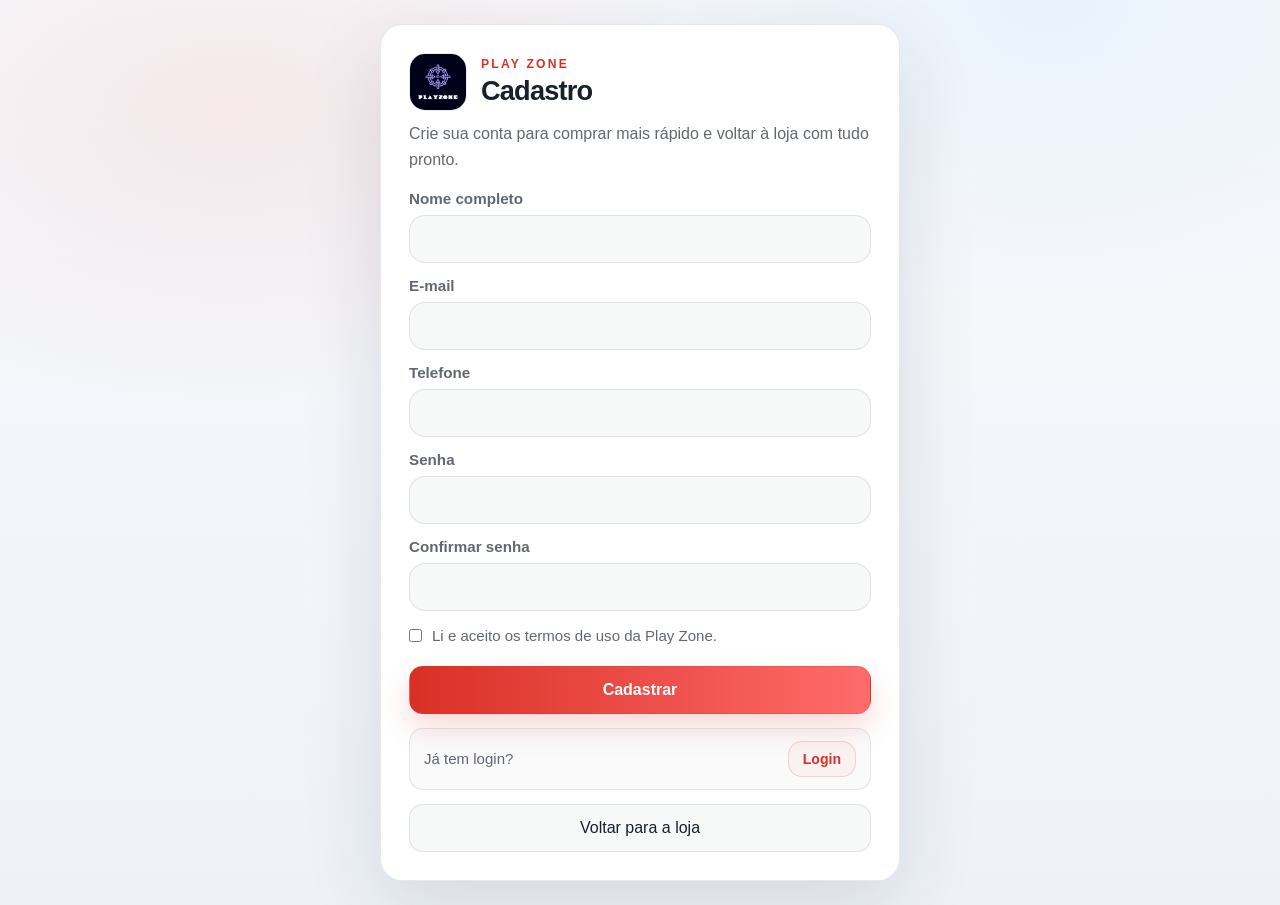
<file: cadastro.html>
<!DOCTYPE html>
<html lang="pt-BR">
<head>
  <meta charset="UTF-8">
  <meta name="viewport" content="width=device-width, initial-scale=1.0">
  <title>Play Zone - Cadastro</title>
  <link rel="icon" type="image/jpeg" href="logo2.jpeg">
  <link rel="stylesheet" href="cadastro.css">
</head>
<body>
  <main class="auth-page">
    <section class="auth-card">
      <div class="auth-head">
        <img class="auth-logo" src="logo2.jpeg" alt="Play Zone">
        <div>
          <p class="auth-kicker">Play Zone</p>
          <h1>Cadastro</h1>
        </div>
      </div>

      <p class="auth-text">Crie sua conta para comprar mais rápido e voltar à loja com tudo pronto.</p>

      <div id="successMessage" class="message success">
        &#10003; Cadastro realizado com sucesso!
      </div>

      <div id="errorMessage" class="message error">
        &#10007; Preencha todos os campos corretamente.
      </div>

      <form id="cadastroForm" class="auth-form">
        <div class="field">
          <label for="nome">Nome completo</label>
          <div class="field-shell">
            <input type="text" id="nome" name="nome" autocomplete="name" required>
          </div>
        </div>

        <div class="field">
          <label for="email">E-mail</label>
          <div class="field-shell">
            <input type="email" id="email" name="email" autocomplete="email" required>
          </div>
        </div>

        <div class="field">
          <label for="telefone">Telefone</label>
          <div class="field-shell">
            <input type="tel" id="telefone" name="telefone" autocomplete="tel">
          </div>
        </div>

        <div class="field">
          <label for="senha">Senha</label>
          <div class="field-shell">
            <input type="password" id="senha" name="senha" minlength="6" autocomplete="new-password" required>
          </div>
        </div>

        <div class="field">
          <label for="confirmarSenha">Confirmar senha</label>
          <div class="field-shell">
            <input type="password" id="confirmarSenha" name="confirmarSenha" minlength="6" autocomplete="new-password" required>
          </div>
        </div>

        <label class="terms" for="termos">
          <input type="checkbox" id="termos" name="termos" required>
          <span>Li e aceito os termos de uso da Play Zone.</span>
        </label>

        <button class="button-submit" type="submit">Cadastrar</button>

        <div class="auth-minimal-row">
          <span>Já tem login?</span>
          <a class="mini-button" href="loguin.html">Login</a>
        </div>

        <button class="back-button" type="button" onclick="window.location.href='index.html'">Voltar para a loja</button>
      </form>
    </section>
  </main>

  <script src="cadastro.js"></script>
</body>
</html>
</file>
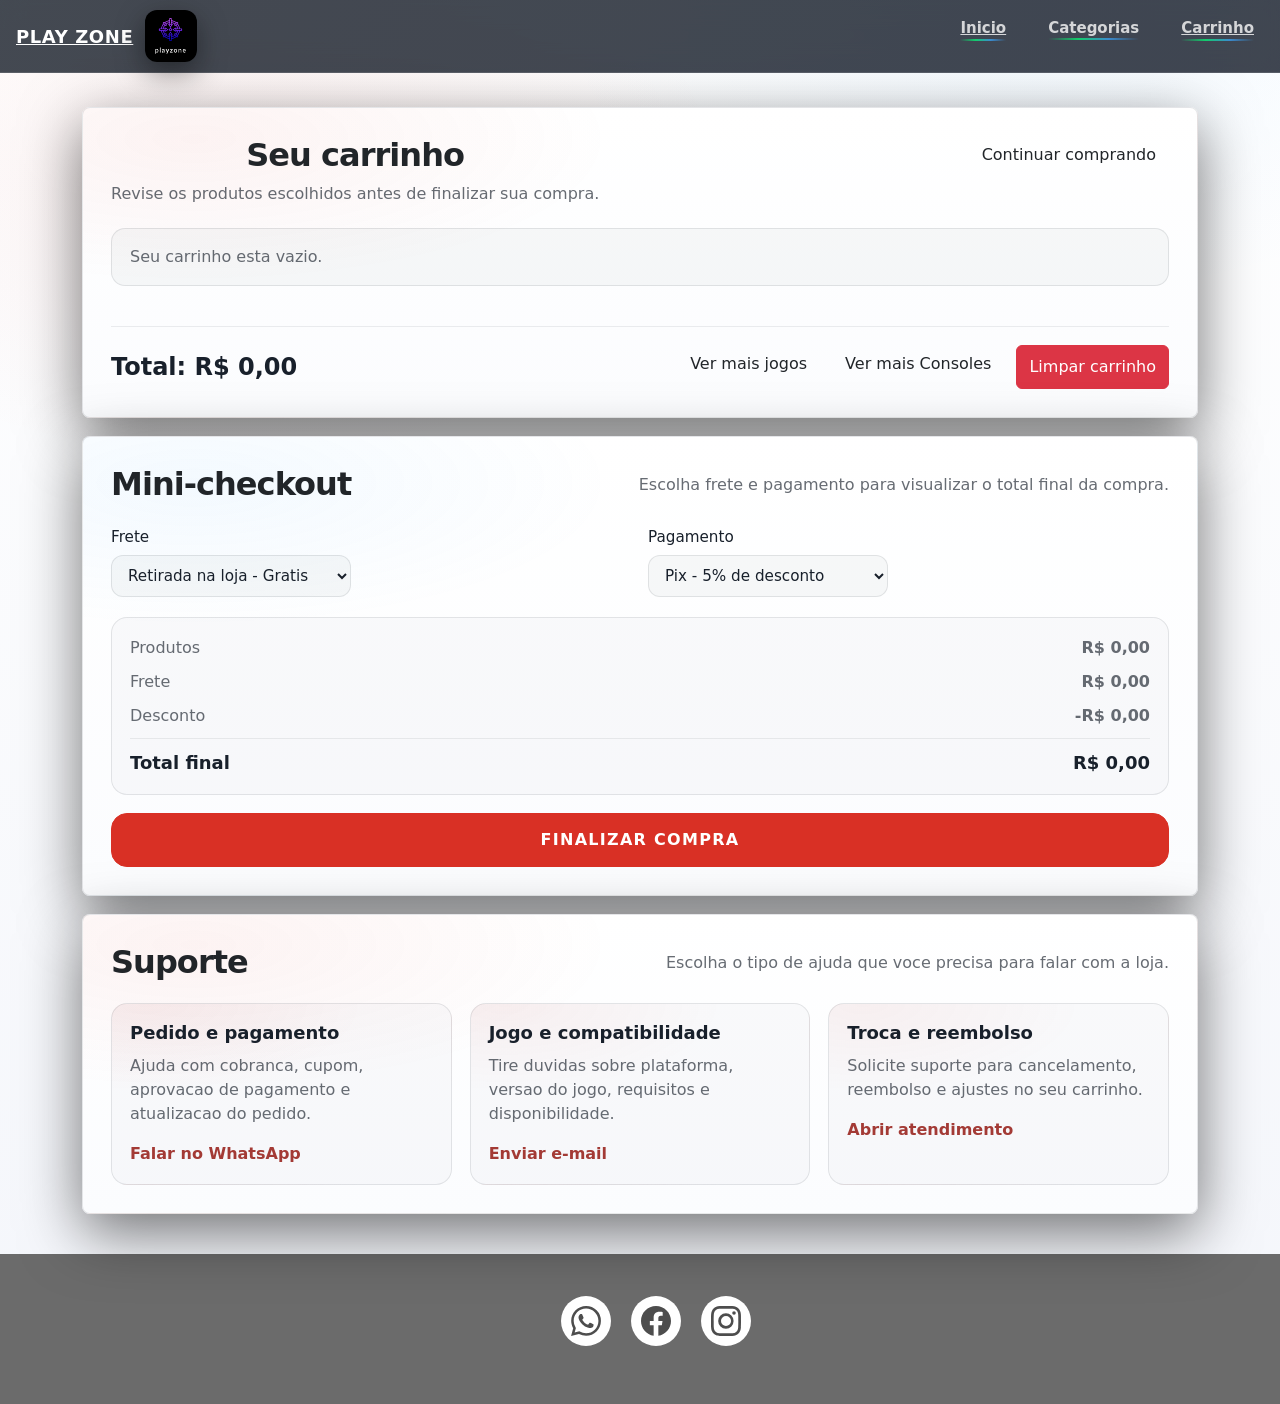
<file: carrinho.html>
<!DOCTYPE html>
<html lang="pt-BR">
<head>
  <meta charset="UTF-8">
  <meta name="viewport" content="width=device-width, initial-scale=1.0">
  <title>GameStore | Carrinho</title>
  <link rel="icon" type="image/jpeg" href="logo2.jpeg">
  <link rel="stylesheet" href="index.css">
  <link rel="stylesheet" href="carrinho.css">
  <script defer src="cart.js"></script>
  <script defer src="index.js"></script>
  <script defer src="carrinho.js"></script>
  <link href="https://cdn.jsdelivr.net/npm/bootstrap@5.3.8/dist/css/bootstrap.min.css" rel="stylesheet" integrity="sha384-sRIl4kxILFvY47J16cr9ZwB07vP4J8+LH7qKQnuqkuIAvNWLzeN8tE5YBujZqJLB" crossorigin="anonymous">
  <script src="https://cdn.jsdelivr.net/npm/bootstrap@5.3.8/dist/js/bootstrap.bundle.min.js" integrity="sha384-FKyoEForCGlyvwx9Hj09JcYn3nv7wiPVlz7YYwJrWVcXK/BmnVDxM+D2scQbITxI" crossorigin="anonymous"></script>
</head>
<body>
  <header class="header">
    <nav class="nav">
      <button class="Hamburger" type="button" aria-label="Abrir menu" aria-expanded="false" aria-controls="nav-list">
        <span></span>
        <span></span>
        <span></span>
      </button>

      <div class="brand">
        <a href="index.html" class="logo">Play Zone</a>
        <img class="logo2" src="WhatsApp Image 2026-03-19 at 15.00.08.jpeg" alt="Logo GameStore">
      </div>

      <ul class="nav-list" id="nav-list">
        <li><a href="index.html" class="nav-lista"><strong>Inicio</strong></a></li>
        <li class="nav-dropdown">
          <button class="nav-lista nav-dd-trigger" type="button" aria-expanded="false" aria-controls="cat-menu" aria-haspopup="menu">
            <strong>Categorias</strong>
          </button>
          <ul class="nav-dd" id="cat-menu" role="menu" aria-label="Categorias">
            <li role="none"><a role="menuitem" href="categoriajogos.html" class="nav-dd-item">Jogos</a></li>
            <li role="none"><a role="menuitem" href="categoriaconsoles.html" class="nav-dd-item">Consoles</a></li>
          </ul>
        </li>
        <li><a href="carrinho.html" class="nav-lista"><strong>Carrinho</strong> <span class="cart-badge" id="cartCount" aria-live="polite"></span></a></li>
      </ul>
    </nav>
  </header>

  <main class="container cart-page-shell">
    <div class="home-stack">
      <section class="card cart-page-card">
        <div class="cart-page-head">
          <div>
            <h2>Seu carrinho</h2>
            <p class="cart-page-subtitle">Revise os produtos escolhidos antes de finalizar sua compra.</p>
          </div>
          <a class="btn cart-back-btn" href="index.html">Continuar comprando</a>
        </div>

        <p id="empty" class="cart-empty" style="display: none">Seu carrinho esta vazio.</p>

        <ul id="listaCarrinho" class="cart-list"></ul>

        <div class="cart-summary">
          <p id="total" class="cart-total">Total: R$ 0,00</p>
          <div class="cart-actions">
            <a class="btn cart-more-games-btn" href="categoriajogos.html">Ver mais jogos</a>
            <a class="btn" href="categoriaconsoles.html">Ver mais Consoles</a>

            <button id="btnLimpar" class="btn btn-danger" type="button">Limpar carrinho</button>
          </div>
        </div>
      </section>

      <section class="card checkout-card" id="checkout">
        <div class="support-head">
          <h2>Mini-checkout</h2>
          <p class="support-subtitle">Escolha frete e pagamento para visualizar o total final da compra.</p>
        </div>
        <div class="checkout-grid">
          <label class="catalog-filter checkout-field">
            <span>Frete</span>
            <select id="shippingOption">
              <option value="0">Retirada na loja - Gratis</option>
              <option value="24.9">Entrega padrao - R$ 24,90</option>
              <option value="49.9">Entrega expressa - R$ 49,90</option>
            </select>
          </label>
          <label class="catalog-filter checkout-field">
            <span>Pagamento</span>
            <select id="paymentMethod">
              <option value="pix">Pix - 5% de desconto</option>
              <option value="card">Cartao - sem desconto</option>
              <option value="boleto">Boleto - 2% de desconto</option>
            </select>
          </label>
        </div>
        <div class="checkout-totals">
          <div class="checkout-line"><span>Produtos</span><strong id="checkoutProducts">R$ 0,00</strong></div>
          <div class="checkout-line"><span>Frete</span><strong id="checkoutShipping">R$ 0,00</strong></div>
          <div class="checkout-line"><span>Desconto</span><strong id="checkoutDiscount">R$ 0,00</strong></div>
          <div class="checkout-line checkout-line-total"><span>Total final</span><strong id="checkoutFinal">R$ 0,00</strong></div>
        </div>
        <button class="btn checkout-btn" type="button" id="finishOrder">Finalizar compra</button>
      </section>

      <section class="card support-card" id="suporte">
        <div class="support-head">
          <h2>Suporte</h2>
          <p class="support-subtitle">Escolha o tipo de ajuda que voce precisa para falar com a loja.</p>
        </div>

        <div class="support-grid">
          <article class="support-item">
            <h3>Pedido e pagamento</h3>
            <p>Ajuda com cobranca, cupom, aprovacao de pagamento e atualizacao do pedido.</p>
            <a class="support-link" href="https://api.whatsapp.com/send?phone=+112067101079&text=Preciso%20de%20ajuda%20com%20pedido%20ou%20pagamento">Falar no WhatsApp</a>
          </article>

          <article class="support-item">
            <h3>Jogo e compatibilidade</h3>
            <p>Tire duvidas sobre plataforma, versao do jogo, requisitos e disponibilidade.</p>
            <a class="support-link" href="mailto:suporte@gamestore.com?subject=Duvida%20sobre%20jogo">Enviar e-mail</a>
          </article>

          <article class="support-item">
            <h3>Troca e reembolso</h3>
            <p>Solicite suporte para cancelamento, reembolso e ajustes no seu carrinho.</p>
            <a class="support-link" href="https://www.instagram.com/">Abrir atendimento</a>
          </article>
        </div>
      </section>
    </div>
  </main>

  <footer class="footer">
    <ul class="example-2">
      <li class="icon-content">
        <a data-social="whatsapp" aria-label="Whatsapp" href="https://api.whatsapp.com/send?phone=+112067101079&amp;text=Preciso%20de%20suporte%20na%20GameStore">
          <div class="filled"></div>
          <svg xml:space="preserve" viewBox="0 0 24 24" class="bi bi-whatsapp" fill="currentColor" height="24" width="24" xmlns="http://www.w3.org/2000/svg">
            <path fill="currentColor" d="M17.472 14.382c-.297-.149-1.758-.867-2.03-.967-.273-.099-.471-.148-.67.15-.197.297-.767.966-.94 1.164-.173.199-.347.223-.644.075-.297-.15-1.255-.463-2.39-1.475-.883-.788-1.48-1.761-1.653-2.059-.173-.297-.018-.458.13-.606.134-.133.298-.347.446-.52.149-.174.198-.298.298-.497.099-.198.05-.371-.025-.52-.075-.149-.669-1.612-.916-2.207-.242-.579-.487-.5-.669-.51-.173-.008-.371-.01-.57-.01-.198 0-.52.074-.792.372-.272.297-1.04 1.016-1.04 2.479 0 1.462 1.065 2.875 1.213 3.074.149.198 2.096 3.2 5.077 4.487.709.306 1.262.489 1.694.625.712.227 1.36.195 1.871.118.571-.085 1.758-.719 2.006-1.413.248-.694.248-1.289.173-1.413-.074-.124-.272-.198-.57-.347m-5.421 7.403h-.004a9.87 9.87 0 01-5.031-1.378l-.361-.214-3.741.982.998-3.648-.235-.374a9.86 9.86 0 01-1.51-5.26c.001-5.45 4.436-9.884 9.888-9.884 2.64 0 5.122 1.03 6.988 2.898a9.825 9.825 0 012.893 6.994c-.003 5.45-4.437 9.884-9.885 9.884m8.413-18.297A11.815 11.815 0 0012.05 0C5.495 0 .16 5.335.157 11.892c0 2.096.547 4.142 1.588 5.945L.057 24l6.305-1.654a11.882 11.882 0 005.683 1.448h.005c6.554 0 11.89-5.335 11.893-11.893a11.821 11.821 0 00-3.48-8.413Z"></path>
          </svg>
        </a>
        <div class="tooltip">Whatsapp</div>
      </li>
      <li class="icon-content">
        <a data-social="facebook" aria-label="Facebook" href="https://www.facebook.com/">
          <div class="filled"></div>
          <svg xml:space="preserve" viewBox="0 0 24 24" class="bi bi-facbook" fill="currentColor" height="24" width="24" xmlns="http://www.w3.org/2000/svg">
            <path fill="currentColor" d="M23.9981 11.9991C23.9981 5.37216 18.626 0 11.9991 0C5.37216 0 0 5.37216 0 11.9991C0 17.9882 4.38789 22.9522 10.1242 23.8524V15.4676H7.07758V11.9991H10.1242V9.35553C10.1242 6.34826 11.9156 4.68714 14.6564 4.68714C15.9692 4.68714 17.3424 4.92149 17.3424 4.92149V7.87439H15.8294C14.3388 7.87439 13.8739 8.79933 13.8739 9.74824V11.9991H17.2018L16.6698 15.4676H13.8739V23.8524C19.6103 22.9522 23.9981 17.9882 23.9981 11.9991Z"></path>
          </svg>
        </a>
        <div class="tooltip">Facebook</div>
      </li>
      <li class="icon-content">
        <a data-social="instagram" aria-label="Instagram" href="https://www.instagram.com/">
          <div class="filled"></div>
          <svg xml:space="preserve" viewBox="0 0 16 16" class="bi bi-instagram" fill="currentColor" height="16" width="16" xmlns="http://www.w3.org/2000/svg">
            <path fill="currentColor" d="M8 0C5.829 0 5.556.01 4.703.048 3.85.088 3.269.222 2.76.42a3.9 3.9 0 0 0-1.417.923A3.9 3.9 0 0 0 .42 2.76C.222 3.268.087 3.85.048 4.7.01 5.555 0 5.827 0 8.001c0 2.172.01 2.444.048 3.297.04.852.174 1.433.372 1.942.205.526.478.972.923 1.417.444.445.89.719 1.416.923.51.198 1.09.333 1.942.372C5.555 15.99 5.827 16 8 16s2.444-.01 3.298-.048c.851-.04 1.434-.174 1.943-.372a3.9 3.9 0 0 0 1.416-.923c.445-.445.718-.891.923-1.417.197-.509.332-1.09.372-1.942C15.99 10.445 16 10.173 16 8s-.01-2.445-.048-3.299c-.04-.851-.175-1.433-.372-1.941a3.9 3.9 0 0 0-.923-1.417A3.9 3.9 0 0 0 13.24.42c-.51-.198-1.092-.333-1.943-.372C10.443.01 10.172 0 7.998 0zm-.717 1.442h.718c2.136 0 2.389.007 3.232.046.78.035 1.204.166 1.486.275.373.145.64.319.92.599s.453.546.598.92c.11.281.24.705.275 1.485.039.843.047 1.096.047 3.231s-.008 2.389-.047 3.232c-.035.78-.166 1.203-.275 1.485a2.5 2.5 0 0 1-.599.919c-.28.28-.546.453-.92.598-.28.11-.704.24-1.485.276-.843.038-1.096.047-3.232.047s-2.39-.009-3.233-.047c-.78-.036-1.203-.166-1.485-.276a2.5 2.5 0 0 1-.92-.598 2.5 2.5 0 0 1-.6-.92c-.109-.281-.24-.705-.275-1.485-.038-.843-.046-1.096-.046-3.233s.008-2.388.046-3.231c.036-.78.166-1.204.276-1.486.145-.373.319-.64.599-.92s.546-.453.92-.598c.282-.11.705-.24 1.485-.276.738-.034 1.024-.044 2.515-.045zm4.988 1.328a.96.96 0 1 0 0 1.92.96.96 0 0 0 0-1.92m-4.27 1.122a4.109 4.109 0 1 0 0 8.217 4.109 4.109 0 0 0 0-8.217m0 1.441a2.667 2.667 0 1 1 0 5.334 2.667 2.667 0 0 1 0-5.334"></path>
          </svg>
        </a>
        <div class="tooltip">Instagram</div>
      </li>
    </ul>
  </footer>
</body>
</html>
</file>
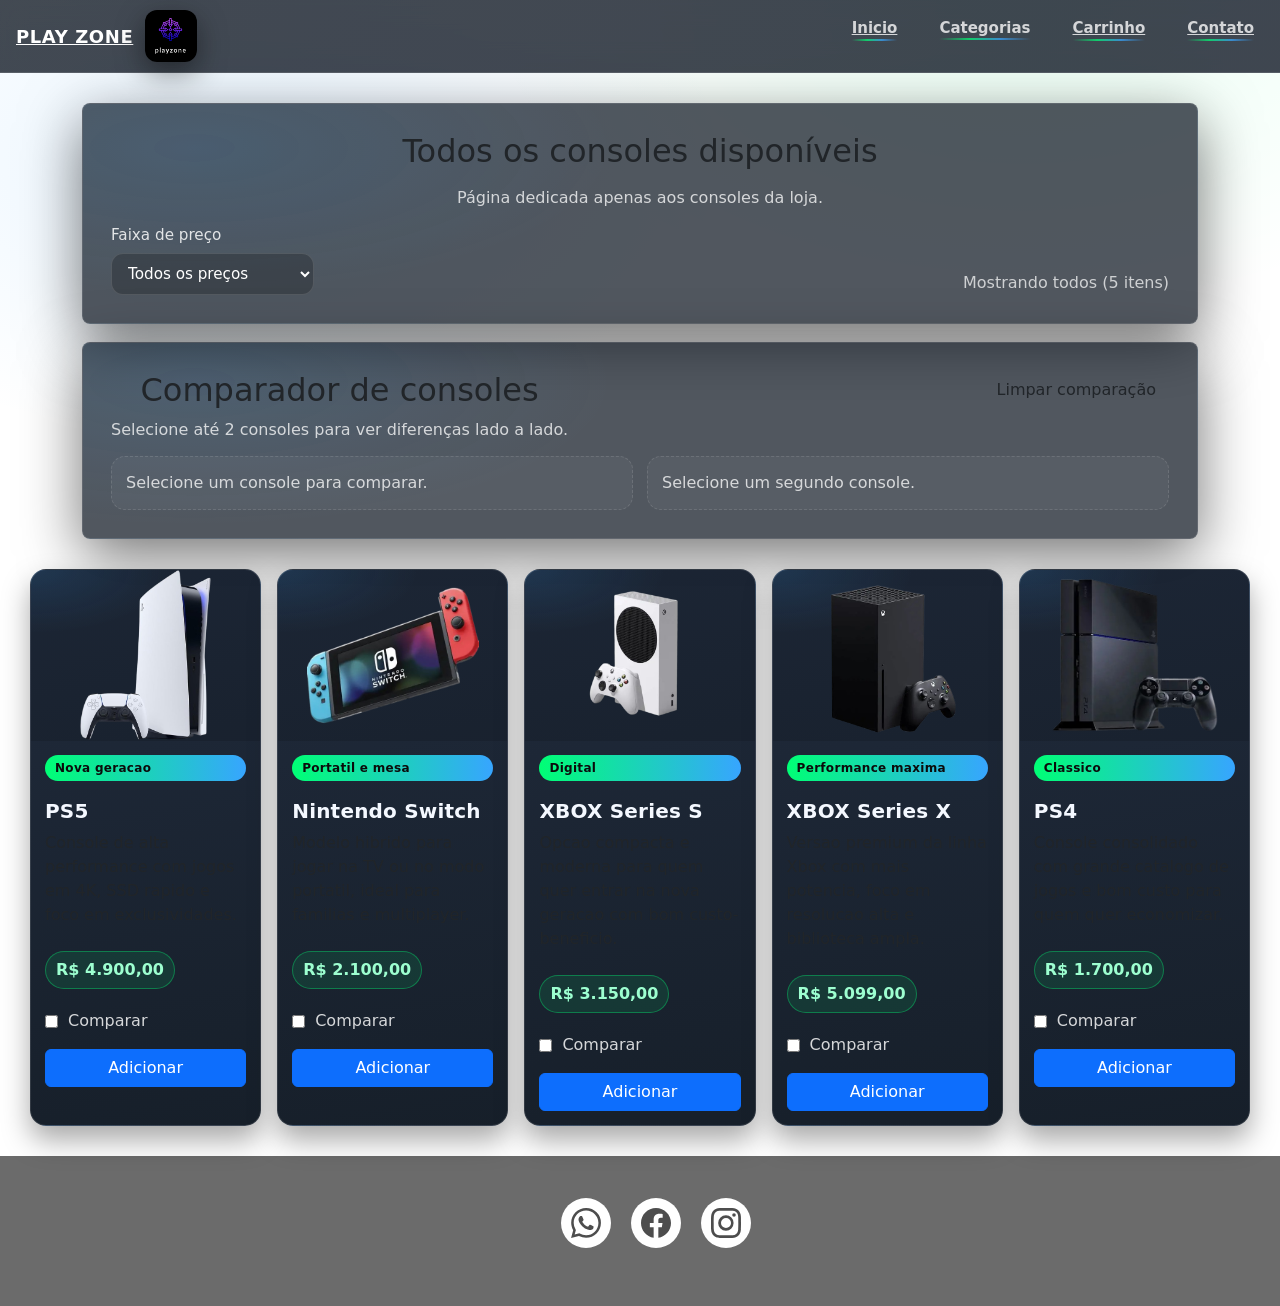
<file: categoriaconsoles.html>
<!DOCTYPE html>
<html lang="pt-BR">
<head><meta name="viewport" content="width=device-width, initial-scale=1.0">
<meta charset="UTF-8">
<title>GameStore | Consoles</title>
<link rel="icon" type="image/jpeg" href="logo2.jpeg">
<link rel="stylesheet" href="index.css">
<script defer src="cart.js"></script>
<script defer src="index.js"></script>
<link href="https://cdn.jsdelivr.net/npm/bootstrap@5.3.8/dist/css/bootstrap.min.css" rel="stylesheet" integrity="sha384-sRIl4kxILFvY47J16cr9ZwB07vP4J8+LH7qKQnuqkuIAvNWLzeN8tE5YBujZqJLB" crossorigin="anonymous">
<script src="https://cdn.jsdelivr.net/npm/bootstrap@5.3.8/dist/js/bootstrap.bundle.min.js" integrity="sha384-FKyoEForCGlyvwx9Hj09JcYn3nv7wiPVlz7YYwJrWVcXK/BmnVDxM+D2scQbITxI" crossorigin="anonymous"></script>
</head>
<body>
<header class="header">
  <nav class="nav">
    <button class="Hamburger" type="button" aria-label="Abrir menu" aria-expanded="false" aria-controls="nav-list">
      <span></span>
      <span></span>
      <span></span>
    </button>

    <div class="brand">
      <a href="index.html" class="logo">Play Zone</a>
      <img class="logo2" src="WhatsApp Image 2026-03-19 at 15.00.08.jpeg" alt="Logo GameStore">
    </div>

    <ul class="nav-list" id="nav-list">
      <li><a href="index.html" class="nav-lista"><strong>Inicio</strong></a></li>
      <li class="nav-dropdown">
        <button class="nav-lista nav-dd-trigger" type="button" aria-expanded="false" aria-controls="cat-menu" aria-haspopup="menu">
          <strong>Categorias</strong>
        </button>
        <ul class="nav-dd" id="cat-menu" role="menu" aria-label="Categorias">
          <li role="none"><a role="menuitem" href="categoriajogos.html" class="nav-dd-item">Jogos</a></li>
          <li role="none"><a role="menuitem" href="categoriaconsoles.html" class="nav-dd-item">Consoles</a></li>
        </ul>
      </li>
      <li><a href="carrinho.html" class="nav-lista"><strong>Carrinho</strong> <span class="cart-badge" id="cartCount" aria-live="polite"></span></a></li>
      <li><a href="#" class="nav-lista"><strong>Contato</strong></a></li>
    </ul>
  </nav>
</header>

<main class="container">
  <div class="home-stack">
    <section class="card" id="consoles">
      <h2>Todos os consoles disponíveis</h2>
      <p class="games-page-subtitle">Página dedicada apenas aos consoles da loja.</p>
      <div class="catalog-toolbar">
        <label class="catalog-filter">
          <span>Faixa de preço</span>
          <select id="consolePriceFilter">
            <option value="all">Todos os preços</option>
            <option value="0-2500">Até R$ 2.500</option>
            <option value="2500-4500">R$ 2.500 a R$ 4.500</option>
            <option value="4500-99999">Acima de R$ 4.500</option>
          </select>
        </label>
        <p class="catalog-result" id="consoleFilterResult">Mostrando todos os consoles</p>
      </div>
    </section>

    <section class="card compare-shell" id="comparador-consoles">
      <div class="compare-header">
        <div>
          <h2>Comparador de consoles</h2>
          <p class="games-page-subtitle compare-subtitle">Selecione até 2 consoles para ver diferenças lado a lado.</p>
        </div>
        <button class="btn" type="button" id="clearConsoleCompare">Limpar comparação</button>
      </div>
      <div class="compare-grid" id="consoleCompareGrid">
        <article class="compare-placeholder">Selecione um console para comparar.</article>
        <article class="compare-placeholder">Selecione um segundo console.</article>
      </div>
    </section>
  </div>
</main>

<section class="consoles" id="consoles-catalogo">
  <div class="consoles-inner">
    <div class="consoles-grid">
    <div class="card" style="width: 18rem;" data-console-card data-performance="Alta" data-storage="SSD 825 GB" data-mode="4K" data-audience="Exclusivos e alto desempenho">
      <img src="Ps5.png" class="card-img-top" alt="PS5">
      <div class="card-body">
        <span class="console-badge">Nova geracao</span>
        <h5 class="card-title">PS5</h5>
        <p class="console-desc">Console de alta performance com jogos em 4K, SSD rapido e foco em exclusividades.</p>
        <p class="card-text">R$ 4.900,00</p>
        <label class="compare-toggle"><input type="checkbox" class="console-compare-check"> Comparar</label>
        <button class="btn btn-primary console-cart-button" type="button" onclick="Cart.addItem('PS5',4900,1,{image:'Ps5.png'})">Adicionar</button>
      </div>
    </div>

    <div class="card" style="width: 18rem;" data-console-card data-performance="Media" data-storage="32 GB" data-mode="Hibrido" data-audience="Familia e mobilidade">
      <img src="Nitendo.png" class="card-img-top" alt="Nintendo Switch">
      <div class="card-body">
        <span class="console-badge">Portatil e mesa</span>
        <h5 class="card-title">Nintendo Switch</h5>
        <p class="console-desc">Modelo hibrido para jogar na TV ou no modo portatil, ideal para familias e multiplayer.</p>
        <p class="card-text">R$ 2.100,00</p>
        <label class="compare-toggle"><input type="checkbox" class="console-compare-check"> Comparar</label>
        <button class="btn btn-primary console-cart-button" type="button" onclick="Cart.addItem('Nintendo Switch',2100,1,{image:'Nitendo.png'})">Adicionar</button>
      </div>
    </div>

    <div class="card" style="width: 18rem;" data-console-card data-performance="Media-Alta" data-storage="SSD 512 GB" data-mode="1440p" data-audience="Custo-beneficio digital">
      <img src="SeriesS.png" class="card-img-top" alt="XBOX Series S">
      <div class="card-body">
        <span class="console-badge">Digital</span>
        <h5 class="card-title">XBOX Series S</h5>
        <p class="console-desc">Opcao compacta e moderna para quem quer entrar na nova geracao com bom custo-beneficio.</p>
        <p class="card-text">R$ 3.150,00</p>
        <label class="compare-toggle"><input type="checkbox" class="console-compare-check"> Comparar</label>
        <button class="btn btn-primary console-cart-button" type="button" onclick="Cart.addItem('XBOX Series S',3150,1,{image:'SeriesS.png'})">Adicionar</button>
      </div>
    </div>

    <div class="card" style="width: 18rem;" data-console-card data-performance="Maxima" data-storage="SSD 1 TB" data-mode="4K" data-audience="Performance premium">
      <img src="XboxX.png" class="card-img-top" alt="XBOX Series X">
      <div class="card-body">
        <span class="console-badge">Performance maxima</span>
        <h5 class="card-title">XBOX Series X</h5>
        <p class="console-desc">Versao premium da linha Xbox com mais potencia, foco em resolucao alta e biblioteca ampla.</p>
        <p class="card-text">R$ 5.099,00</p>
        <label class="compare-toggle"><input type="checkbox" class="console-compare-check"> Comparar</label>
        <button class="btn btn-primary console-cart-button" type="button" onclick="Cart.addItem('XBOX Series X',5099,1,{image:'XboxX.png'})">Adicionar</button>
      </div>
    </div>

    <div class="card" style="width: 18rem;" data-console-card data-performance="Boa" data-storage="500 GB" data-mode="1080p" data-audience="Biblioteca ampla e economia">
      <img src="Ps4.png" class="card-img-top" alt="PS4">
      <div class="card-body">
        <span class="console-badge">Classico</span>
        <h5 class="card-title">PS4</h5>
        <p class="console-desc">Console consolidado com grande catalogo de jogos e bom custo para quem quer economizar.</p>
        <p class="card-text">R$ 1.700,00</p>
        <label class="compare-toggle"><input type="checkbox" class="console-compare-check"> Comparar</label>
        <button class="btn btn-primary console-cart-button" type="button" onclick="Cart.addItem('PS4',1700,1,{image:'Ps4.png'})">Adicionar</button>
      </div>
    </div>
    </div>
  </div>
</section>

<footer class="footer">
  <ul class="example-2">
    <li class="icon-content">
      <a data-social="whatsapp" aria-label="Whatsapp" href="https://api.whatsapp.com/send?phone=+112067101079&amp;text=Save%20this%20to%20your%20Favorites%20-%20@wilsondesouza">
        <div class="filled"></div>
        <svg xml:space="preserve" viewBox="0 0 24 24" class="bi bi-whatsapp" fill="currentColor" height="24" width="24" xmlns="http://www.w3.org/2000/svg">
          <path fill="currentColor" d="M17.472 14.382c-.297-.149-1.758-.867-2.03-.967-.273-.099-.471-.148-.67.15-.197.297-.767.966-.94 1.164-.173.199-.347.223-.644.075-.297-.15-1.255-.463-2.39-1.475-.883-.788-1.48-1.761-1.653-2.059-.173-.297-.018-.458.13-.606.134-.133.298-.347.446-.52.149-.174.198-.298.298-.497.099-.198.05-.371-.025-.52-.075-.149-.669-1.612-.916-2.207-.242-.579-.487-.5-.669-.51-.173-.008-.371-.01-.57-.01-.198 0-.52.074-.792.372-.272.297-1.04 1.016-1.04 2.479 0 1.462 1.065 2.875 1.213 3.074.149.198 2.096 3.2 5.077 4.487.709.306 1.262.489 1.694.625.712.227 1.36.195 1.871.118.571-.085 1.758-.719 2.006-1.413.248-.694.248-1.289.173-1.413-.074-.124-.272-.198-.57-.347m-5.421 7.403h-.004a9.87 9.87 0 01-5.031-1.378l-.361-.214-3.741.982.998-3.648-.235-.374a9.86 9.86 0 01-1.51-5.26c.001-5.45 4.436-9.884 9.888-9.884 2.64 0 5.122 1.03 6.988 2.898a9.825 9.825 0 012.893 6.994c-.003 5.45-4.437 9.884-9.885 9.884m8.413-18.297A11.815 11.815 0 0012.05 0C5.495 0 .16 5.335.157 11.892c0 2.096.547 4.142 1.588 5.945L.057 24l6.305-1.654a11.882 11.882 0 005.683 1.448h.005c6.554 0 11.89-5.335 11.893-11.893a11.821 11.821 0 00-3.48-8.413Z"></path>
        </svg>
      </a>
      <div class="tooltip">Whatsapp</div>
    </li>
    <li class="icon-content">
      <a data-social="facebook" aria-label="Facebook" href="https://www.facebook.com/">
        <div class="filled"></div>
        <svg xml:space="preserve" viewBox="0 0 24 24" class="bi bi-facbook" fill="currentColor" height="24" width="24" xmlns="http://www.w3.org/2000/svg">
          <path fill="currentColor" d="M23.9981 11.9991C23.9981 5.37216 18.626 0 11.9991 0C5.37216 0 0 5.37216 0 11.9991C0 17.9882 4.38789 22.9522 10.1242 23.8524V15.4676H7.07758V11.9991H10.1242V9.35553C10.1242 6.34826 11.9156 4.68714 14.6564 4.68714C15.9692 4.68714 17.3424 4.92149 17.3424 4.92149V7.87439H15.8294C14.3388 7.87439 13.8739 8.79933 13.8739 9.74824V11.9991H17.2018L16.6698 15.4676H13.8739V23.8524C19.6103 22.9522 23.9981 17.9882 23.9981 11.9991Z"></path>
        </svg>
      </a>
      <div class="tooltip">Facebook</div>
    </li>
    <li class="icon-content">
      <a data-social="instagram" aria-label="Instagram" href="https://www.instagram.com/">
        <div class="filled"></div>
        <svg xml:space="preserve" viewBox="0 0 16 16" class="bi bi-instagram" fill="currentColor" height="16" width="16" xmlns="http://www.w3.org/2000/svg">
          <path fill="currentColor" d="M8 0C5.829 0 5.556.01 4.703.048 3.85.088 3.269.222 2.76.42a3.9 3.9 0 0 0-1.417.923A3.9 3.9 0 0 0 .42 2.76C.222 3.268.087 3.85.048 4.7.01 5.555 0 5.827 0 8.001c0 2.172.01 2.444.048 3.297.04.852.174 1.433.372 1.942.205.526.478.972.923 1.417.444.445.89.719 1.416.923.51.198 1.09.333 1.942.372C5.555 15.99 5.827 16 8 16s2.444-.01 3.298-.048c.851-.04 1.434-.174 1.943-.372a3.9 3.9 0 0 0 1.416-.923c.445-.445.718-.891.923-1.417.197-.509.332-1.09.372-1.942C15.99 10.445 16 10.173 16 8s-.01-2.445-.048-3.299c-.04-.851-.175-1.433-.372-1.941a3.9 3.9 0 0 0-.923-1.417A3.9 3.9 0 0 0 13.24.42c-.51-.198-1.092-.333-1.943-.372C10.443.01 10.172 0 7.998 0zm-.717 1.442h.718c2.136 0 2.389.007 3.232.046.78.035 1.204.166 1.486.275.373.145.64.319.92.599s.453.546.598.92c.11.281.24.705.275 1.485.039.843.047 1.096.047 3.231s-.008 2.389-.047 3.232c-.035.78-.166 1.203-.275 1.485a2.5 2.5 0 0 1-.599.919c-.28.28-.546.453-.92.598-.28.11-.704.24-1.485.276-.843.038-1.096.047-3.232.047s-2.39-.009-3.233-.047c-.78-.036-1.203-.166-1.485-.276a2.5 2.5 0 0 1-.92-.598 2.5 2.5 0 0 1-.6-.92c-.109-.281-.24-.705-.275-1.485-.038-.843-.046-1.096-.046-3.233s.008-2.388.046-3.231c.036-.78.166-1.204.276-1.486.145-.373.319-.64.599-.92s.546-.453.92-.598c.282-.11.705-.24 1.485-.276.738-.034 1.024-.044 2.515-.045zm4.988 1.328a.96.96 0 1 0 0 1.92.96.96 0 0 0 0-1.92m-4.27 1.122a4.109 4.109 0 1 0 0 8.217 4.109 4.109 0 0 0 0-8.217m0 1.441a2.667 2.667 0 1 1 0 5.334 2.667 2.667 0 0 1 0-5.334"></path>
        </svg>
      </a>
      <div class="tooltip">Instagram</div>
    </li>
  </ul>
</footer>
</body>
</html>
</file>
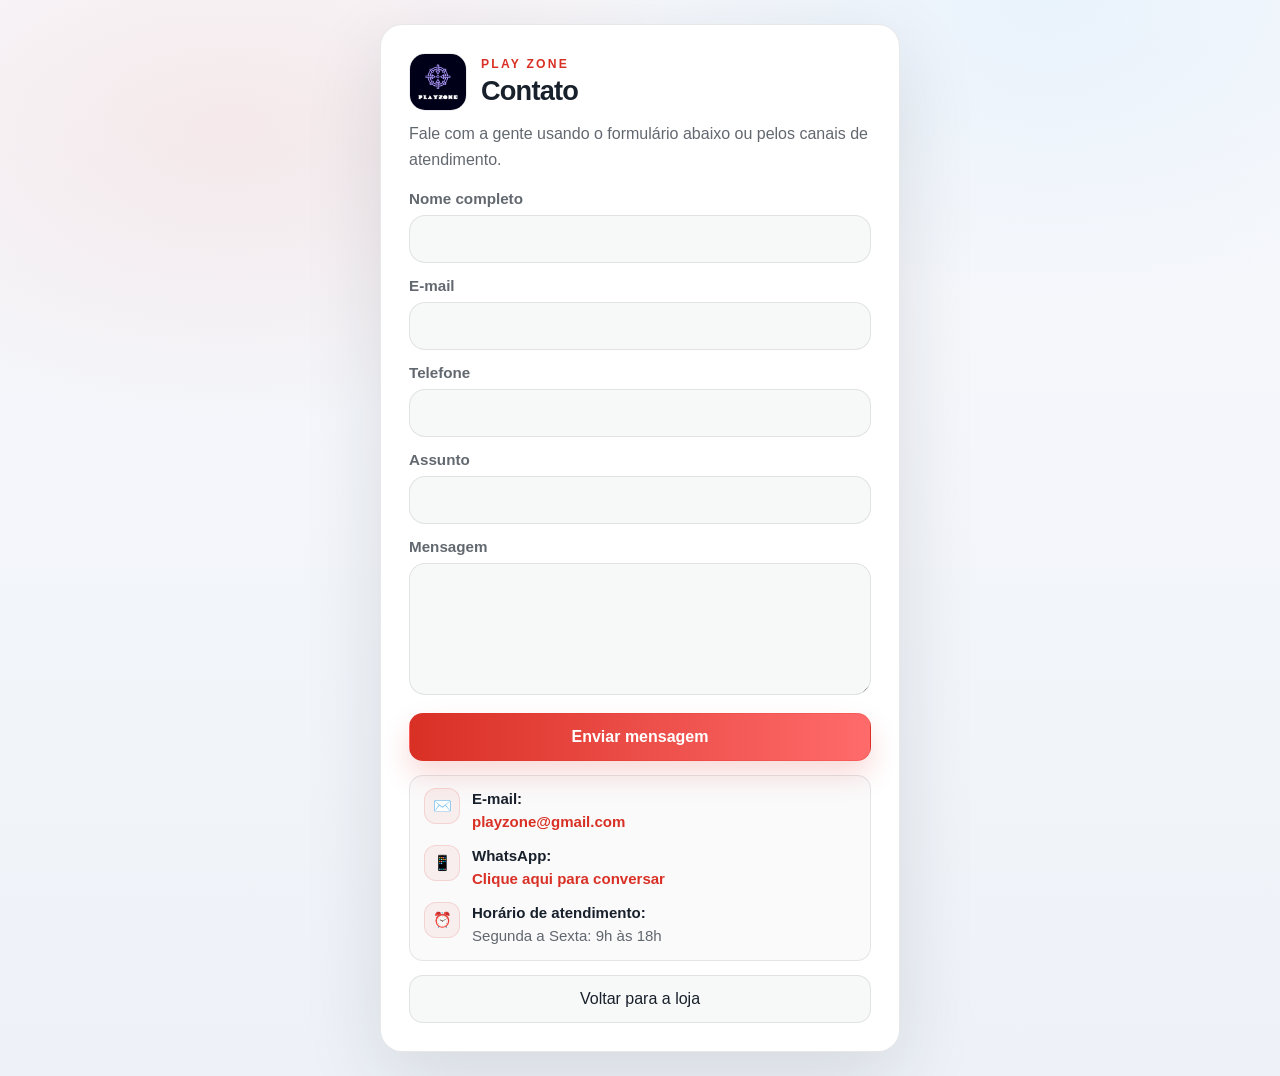
<file: contato.html>
<!DOCTYPE html>
<html lang="pt-BR">
<head>
  <meta charset="UTF-8">
  <meta name="viewport" content="width=device-width, initial-scale=1.0">
  <title>Play Zone - Contato</title>
  <link rel="icon" type="image/jpeg" href="logo2.jpeg">
  <link rel="stylesheet" href="contanto.css">
</head>
<body>
  <main class="auth-page">
    <section class="auth-card">
      <div class="auth-head">
        <img class="auth-logo" src="logo2.jpeg" alt="Play Zone">
        <div>
          <p class="auth-kicker">Play Zone</p>
          <h1>Contato</h1>
        </div>
      </div>

      <p class="auth-text">Fale com a gente usando o formulário abaixo ou pelos canais de atendimento.</p>

      <div id="successMessage" class="message success">
        &#10003; Mensagem enviada com sucesso!
      </div>

      <div id="errorMessage" class="message error">
        &#10007; Erro ao enviar mensagem. Tente novamente.
      </div>

      <form id="formulario" class="auth-form">
        <div class="field">
          <label for="nome">Nome completo</label>
          <div class="field-shell">
            <input type="text" id="nome" name="nome" autocomplete="name" required>
          </div>
        </div>

        <div class="field">
          <label for="email">E-mail</label>
          <div class="field-shell">
            <input type="email" id="email" name="email" autocomplete="email" required>
          </div>
        </div>

        <div class="field">
          <label for="telefone">Telefone</label>
          <div class="field-shell">
            <input type="tel" id="telefone" name="telefone" autocomplete="tel">
          </div>
        </div>

        <div class="field">
          <label for="assunto">Assunto</label>
          <div class="field-shell">
            <input type="text" id="assunto" name="assunto" required>
          </div>
        </div>

        <div class="field">
          <label for="mensagem">Mensagem</label>
          <div class="field-shell field-shell-textarea">
            <textarea id="mensagem" name="mensagem" required></textarea>
          </div>
        </div>

        <button class="button-submit" type="submit">Enviar mensagem</button>

        <div class="contact-box">
          <div class="contact-item">
            <span class="contact-icon">&#9993;&#65039;</span>
            <div>
              <strong>E-mail:</strong><br>
              <a href="mailto:playzone@gmail.com">playzone@gmail.com</a>
            </div>
          </div>

          <div class="contact-item">
            <span class="contact-icon">&#128241;</span>
            <div>
              <strong>WhatsApp:</strong><br>
              <a href="https://wa.me/5511999999999" target="_blank" rel="noopener">Clique aqui para conversar</a>
            </div>
          </div>

          <div class="contact-item">
            <span class="contact-icon">&#9200;</span>
            <div>
              <strong>Horário de atendimento:</strong><br>
              Segunda a Sexta: 9h às 18h
            </div>
          </div>
        </div>

        <button class="back-button" type="button" onclick="window.location.href='index.html'">Voltar para a loja</button>
      </form>
    </section>
  </main>

  <script>
    var formulario = document.getElementById('formulario');
    var successMessage = document.getElementById('successMessage');
    var errorMessage = document.getElementById('errorMessage');

    formulario.addEventListener('submit', function(evento) {
      evento.preventDefault();

      var nome = document.getElementById('nome').value.trim();
      var email = document.getElementById('email').value.trim();
      var telefone = document.getElementById('telefone').value.trim();
      var assunto = document.getElementById('assunto').value.trim();
      var mensagem = document.getElementById('mensagem').value.trim();

      if (nome && email && assunto && mensagem) {
        successMessage.style.display = 'block';
        errorMessage.style.display = 'none';

        var corpoEmail = 'Nome: ' + nome +
          '\nE-mail: ' + email +
          '\nTelefone: ' + telefone +
          '\n\nMensagem:\n' + mensagem;

        var linkEmail = 'mailto:playzone@gmail.com?subject=' +
          encodeURIComponent(assunto) +
          '&body=' +
          encodeURIComponent(corpoEmail);

        formulario.reset();
        window.location.href = linkEmail;

        setTimeout(function() {
          successMessage.style.display = 'none';
        }, 5000);
      } else {
        errorMessage.style.display = 'block';
        successMessage.style.display = 'none';

        setTimeout(function() {
          errorMessage.style.display = 'none';
        }, 5000);
      }
    });
  </script>
</body>
</html>
</file>
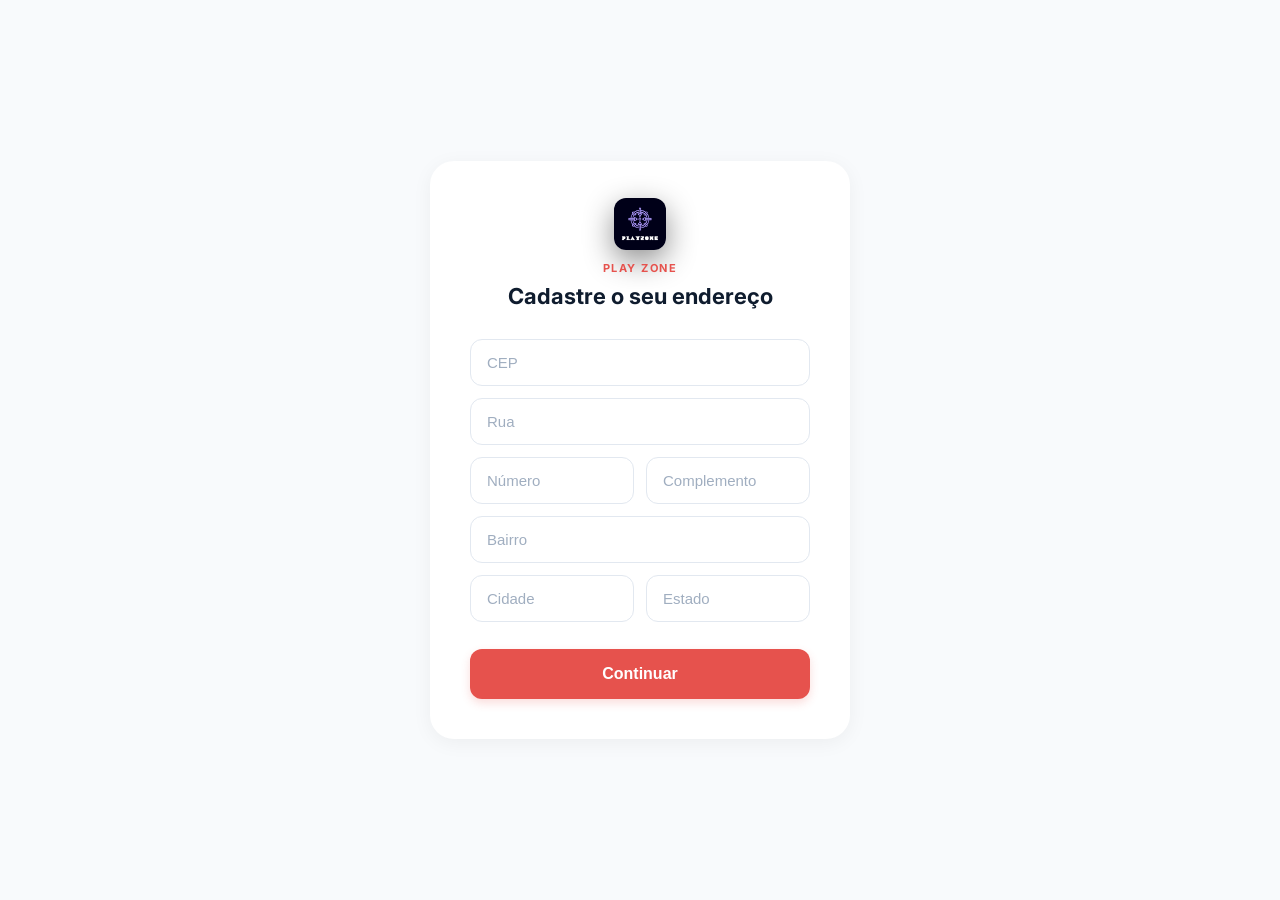
<file: enderço.html>
<!DOCTYPE html>
<html lang="pt-br">
<head>
    <meta charset="UTF-8">
    <meta name="viewport" content="width=device-width, initial-scale=1.0">
    <title>Cadastre o seu endereço - Play Zone</title>
    <link rel="stylesheet" href="endereço.css">
    <link href="https://fonts.googleapis.com/css2?family=Inter:wght@400;700&display=swap" rel="stylesheet">
</head>
<body>

<div class="card">
    <!-- Ícone de Seta (Topo) -->
    <div class="icon-header">
      <img class="logo2" src="logo2.jpeg" alt="Logo GameStore">

            <path d="M12 2L4.5 20.29l.71.71L12 18l6.79 3 .71-.71z"/>
        </svg>
    </div>

    <span class="brand-tag">PLAY ZONE</span>
    <h1>Cadastre o seu endereço</h1>

    <form id="addressForm">
        <input type="text" id="cep" placeholder="CEP" maxlength="9" required>
        <input type="text" id="rua" placeholder="Rua" required>
        
        <div class="row">
            <input type="text" id="numero" placeholder="Número" required>
            <input type="text" id="complemento" placeholder="Complemento">
        </div>

        <input type="text" id="bairro" placeholder="Bairro" required>

        <div class="row">
            <input type="text" id="cidade" placeholder="Cidade" required>
            <input type="text" id="estado" placeholder="Estado" required>
        </div>

        <button type="submit" class="btn-continue">Continuar</button>
    </form>
</div>

<script src="endereço.js"></script>
</body>
</html>
</file>
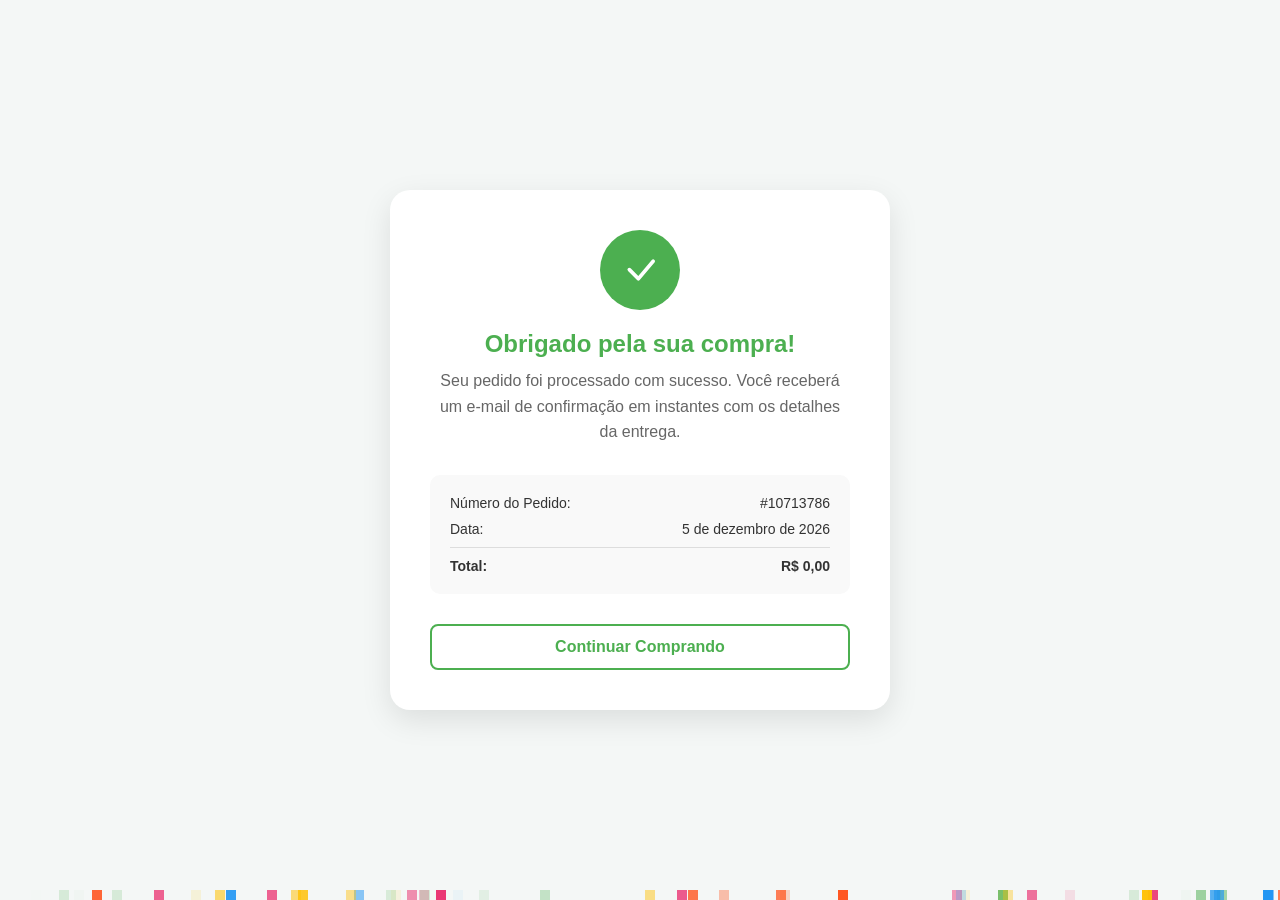
<file: finalizarcompra.html>
<!DOCTYPE html>
<html lang="pt-BR">
<head>
    <meta charset="UTF-8">
    <meta name="viewport" content="width=device-width, initial-scale=1.0">
    <title>Compra Realizada com Sucesso!</title>
    <link rel="stylesheet" href="finalizarcompra.css">
</head>
<body>

    <div class="container">
        <div class="success-icon">
            <svg xmlns="http://www.w3.org/2000/svg" width="40" height="40" fill="currentColor" viewBox="0 0 16 16">
                <path d="M12.736 3.97a.733.733 0 0 1 1.047 0c.286.289.29.756.01 1.05L7.88 12.01a.733.733 0 0 1-1.065.02L3.217 8.384a.757.757 0 0 1 0-1.06.733.733 0 0 1 1.047 0l3.052 3.093 5.4-6.425a.247.247 0 0 1 .02-.022Z"/>
            </svg>
        </div>
        <h1>Obrigado pela sua compra!</h1>
        <p>Seu pedido foi processado com sucesso. Você receberá um e-mail de confirmação em instantes com os detalhes da entrega.</p>
        
        <div class="order-details">
            <div class="order-item">
                <span>Número do Pedido:</span>
                <span id="order-id">#00000000</span>
            </div>
            <div class="order-item">
                <span>Data:</span>
                <span id="order-date">-- de --, ----</span>
            </div>
            <div class="order-item">
                <span>Total:</span>
                <span id="order-total">R$ 0,00</span>
            </div>
        </div>

        <div class="buttons">
            <a href="index.html" class="btn btn-secondary">Continuar Comprando</a>
        </div>
    </div>

    <script src="finalizarcompra.js"></script>
</body>
</html>
</file>
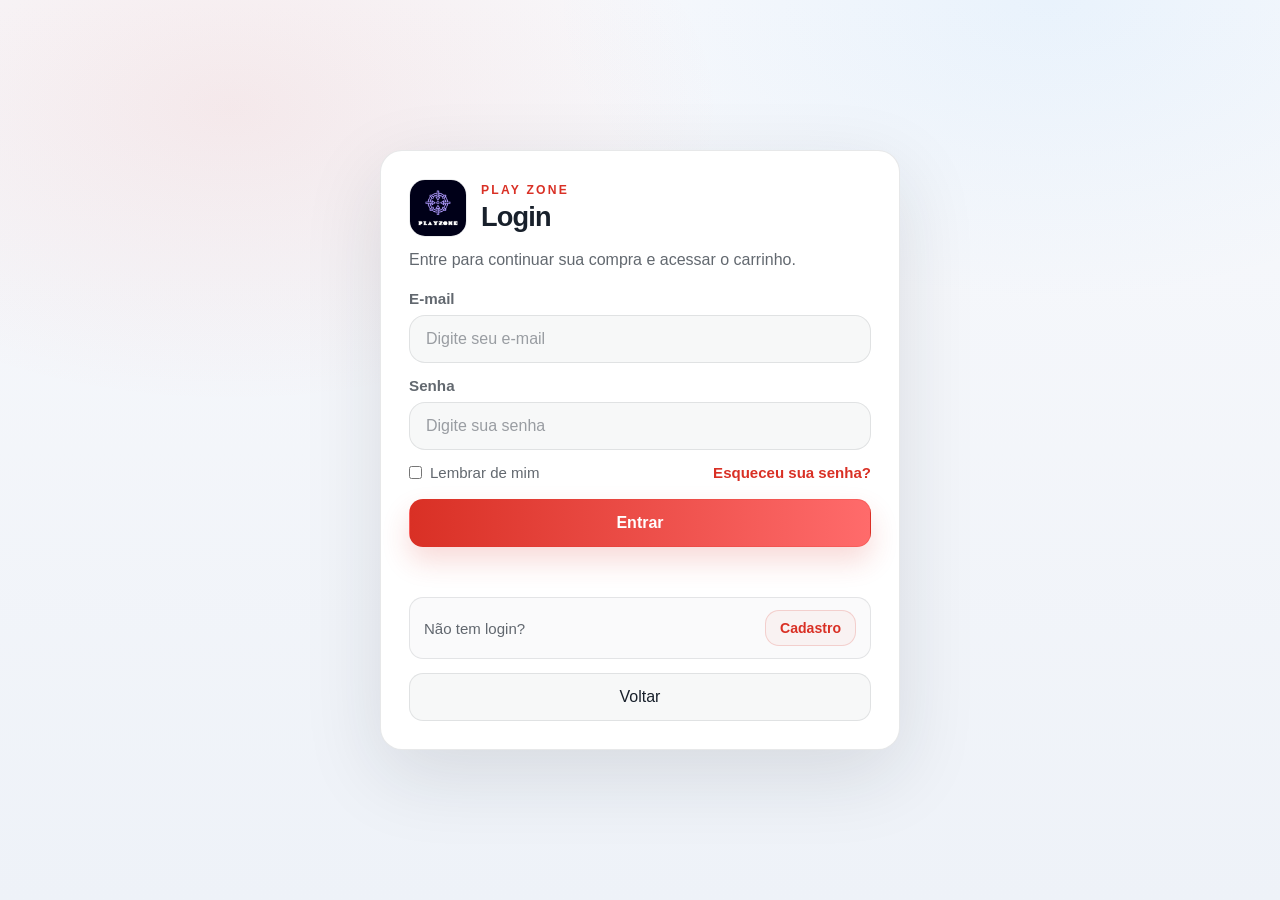
<file: loguin.html>
<!DOCTYPE html>
<html lang="pt-BR">
<head>
  <meta charset="UTF-8">
  <meta name="viewport" content="width=device-width, initial-scale=1.0">
  <title>Play Zone - Login</title>
  <link rel="icon" type="image/jpeg" href="logo2.jpeg">
  <link rel="stylesheet" href="loguin.css">
</head>
<body>
  <main class="auth-page">
    <section class="auth-card">
      <div class="auth-head">
        <img class="auth-logo" src="logo2.jpeg" alt="Play Zone">
        <div>
          <p class="auth-kicker">Play Zone</p>
          <h1>Login</h1>
        </div>
      </div>

      <p class="auth-text">Entre para continuar sua compra e acessar o carrinho.</p>

      <form id="loginForm" class="auth-form">
        <div class="field">
          <label for="email">E-mail</label>
          <div class="field-shell">
            <input placeholder="Digite seu e-mail" id="email" type="email" autocomplete="email" required>
          </div>
        </div>

        <div class="field">
          <label for="password">Senha</label>
          <div class="field-shell">
            <input placeholder="Digite sua senha" id="password" type="password" autocomplete="current-password" required>
          </div>
        </div>

        <div class="auth-row">
          <label class="remember">
            <input type="checkbox">
            <span>Lembrar de mim</span>
          </label>
          <a class="auth-link" href="#">Esqueceu sua senha?</a>
        </div>

        <button class="button-submit" type="submit">Entrar</button>
        <p id="message" class="auth-message" aria-live="polite"></p>

        <div class="auth-minimal-row">
          <span>Não tem login?</span>
          <a class="mini-button" href="cadastro.html">Cadastro</a>
        </div>

        <button class="back-button" type="button" onclick="history.back()">Voltar</button>
      </form>
    </section>
  </main>

  <script src="loguin.js"></script>
</body>
</html>
</file>
<file: cadastro.css>
:root {
  --bg: #f4f6fb;
  --panel: #ffffff;
  --text: #18202b;
  --muted: rgba(24, 32, 43, 0.68);
  --stroke: rgba(24, 32, 43, 0.10);
  --accent: #d93025;
  --accent2: #ff6b6b;
  --shadow: 0 24px 80px rgba(24, 32, 43, 0.12);
}

* {
  margin: 0;
  padding: 0;
  box-sizing: border-box;
}

body {
  min-height: 100vh;
  padding: 24px;
  font-family: "Segoe UI", Tahoma, Geneva, Verdana, sans-serif;
  color: var(--text);
  background:
    radial-gradient(900px 540px at 18% 12%, rgba(217, 48, 37, 0.08), transparent 55%),
    radial-gradient(860px 520px at 82% 0%, rgba(55, 165, 255, 0.08), transparent 58%),
    linear-gradient(180deg, #f8f9fc 0%, #eef2f8 100%);
}

a {
  color: inherit;
  text-decoration: none;
}

button,
input {
  font: inherit;
}

button {
  cursor: pointer;
}

.auth-page {
  width: min(520px, 100%);
  min-height: calc(100vh - 48px);
  margin: 0 auto;
  display: flex;
  align-items: center;
}

.auth-card {
  width: 100%;
  padding: 28px;
  border-radius: 22px;
  border: 1px solid var(--stroke);
  background: var(--panel);
  box-shadow: var(--shadow);
}

.auth-head {
  display: flex;
  align-items: center;
  gap: 14px;
  margin-bottom: 10px;
}

.auth-logo {
  width: 58px;
  height: 58px;
  border-radius: 16px;
  object-fit: cover;
  border: 1px solid rgba(24, 32, 43, 0.08);
}

.auth-kicker {
  margin-bottom: 4px;
  color: var(--accent);
  text-transform: uppercase;
  letter-spacing: 0.18em;
  font-size: 0.76rem;
  font-weight: 800;
}

.auth-head h1 {
  font-size: 1.7rem;
  letter-spacing: -0.03em;
}

.auth-text {
  margin-bottom: 18px;
  color: var(--muted);
  line-height: 1.6;
}

.auth-form {
  display: grid;
  gap: 14px;
}

.field {
  display: grid;
  gap: 8px;
}

.field label,
.terms {
  color: var(--muted);
  font-size: 0.95rem;
}

.field label {
  font-weight: 600;
}

.field-shell {
  display: flex;
  align-items: center;
  gap: 12px;
  padding: 14px 16px;
  border: 1px solid var(--stroke);
  border-radius: 16px;
  background: rgba(24, 32, 43, 0.03);
  transition: border-color 160ms ease, box-shadow 160ms ease, transform 160ms ease, background 160ms ease;
}

.field-shell:focus-within {
  border-color: rgba(217, 48, 37, 0.35);
  box-shadow: 0 0 0 4px rgba(217, 48, 37, 0.10);
  transform: translateY(-1px);
  background: rgba(217, 48, 37, 0.03);
}

#email,
#password,
#nome,
#telefone,
#senha,
#confirmarSenha {
  width: 100%;
  border: 0;
  outline: 0;
  background: transparent;
  color: var(--text);
}

::placeholder {
  color: rgba(24, 32, 43, 0.42);
}

.terms {
  display: flex;
  align-items: flex-start;
  gap: 10px;
  line-height: 1.5;
  font-size: 0.94rem;
}

.terms input {
  margin-top: 4px;
  accent-color: var(--accent);
}

.button-submit,
.back-button,
.mini-button {
  min-height: 48px;
  border: 1px solid transparent;
  border-radius: 14px;
  transition: transform 160ms ease, box-shadow 160ms ease, border-color 160ms ease, background 160ms ease, filter 160ms ease;
}

.button-submit {
  margin-top: 4px;
  padding: 14px 18px;
  border-color: rgba(217, 48, 37, 0.20);
  color: #ffffff;
  font-weight: 900;
  background: linear-gradient(90deg, var(--accent) 0%, var(--accent2) 100%);
  box-shadow: 0 14px 28px rgba(217, 48, 37, 0.18);
}

.button-submit:hover {
  transform: translateY(-2px);
  box-shadow: 0 18px 34px rgba(217, 48, 37, 0.22);
}

.message {
  display: none;
  min-height: 22px;
  padding: 12px 14px;
  border-radius: 14px;
  border: 1px solid var(--stroke);
  font-size: 0.95rem;
  font-weight: 700;
}

.message.success {
  background: rgba(15, 122, 73, 0.08);
  color: #0f7a49;
  border-color: rgba(15, 122, 73, 0.18);
}

.message.error {
  background: rgba(198, 40, 40, 0.08);
  color: #c62828;
  border-color: rgba(198, 40, 40, 0.18);
}

.auth-minimal-row {
  display: flex;
  justify-content: space-between;
  align-items: center;
  gap: 12px;
  padding: 12px 14px;
  border: 1px solid var(--stroke);
  border-radius: 14px;
  background: rgba(24, 32, 43, 0.02);
  color: var(--muted);
  font-size: 0.94rem;
}

.mini-button {
  display: inline-flex;
  align-items: center;
  justify-content: center;
  padding: 0 14px;
  min-height: 36px;
  color: var(--accent);
  border-color: rgba(217, 48, 37, 0.18);
  background: rgba(217, 48, 37, 0.04);
  font-size: 0.88rem;
  font-weight: 800;
}

.mini-button:hover {
  color: #ffffff;
  background: linear-gradient(135deg, var(--accent), var(--accent2));
}

.login-text {
  margin-top: 2px;
  text-align: center;
  color: var(--muted);
  font-size: 0.95rem;
}

.login-text a {
  color: var(--accent);
  font-weight: 800;
}

.divider {
  height: 1px;
  background: var(--stroke);
}

.back-button {
  width: 100%;
  color: var(--text);
  border-color: var(--stroke);
  background: rgba(24, 32, 43, 0.03);
}

.back-button:hover {
  transform: translateY(-2px);
  border-color: rgba(217, 48, 37, 0.18);
  background: rgba(217, 48, 37, 0.05);
}

@media (max-width: 560px) {
  body {
    padding: 14px;
  }

  .auth-card {
    padding: 22px;
  }

  .auth-minimal-row {
    flex-direction: column;
    align-items: stretch;
  }
}
</file>
<file: index.css>
:root {
  --bg: #121212;
  --text: #ffffff;
  --muted: rgba(255, 255, 255, 0.78);
  --stroke: rgba(255, 255, 255, 0.12);
  --panel: rgba(15, 23, 34, 0.78);
  --panel-strong: rgba(11, 18, 32, 0.96);
  --neon: #00ff75;
  --neon2: #37a5ff;
  --shadow: 0 18px 60px rgba(0, 0, 0, 0.55);
  --radius: 14px;
}

* {
  margin: 0;
  padding: 0;
  box-sizing: border-box;
}

body {
  font-family: Arial, Helvetica, sans-serif;
  margin: 0;
  color: var(--text);
  background:
    radial-gradient(900px 520px at 18% 12%, rgba(55, 165, 255, 0.10), transparent 55%),
    radial-gradient(900px 520px at 80% 0%, rgba(0, 255, 117, 0.08), transparent 60%),
    var(--bg);
}

a {
  color: inherit;
  text-decoration: none;
}

/* Header / Nav (gaming look) */
.header {
  position: sticky;
  top: 0;
  z-index: 50;
  padding-inline: 16px;
  background: linear-gradient(135deg, var(--panel), rgba(11, 18, 32, 0.78));
  border-bottom: 1px solid var(--stroke);
  backdrop-filter: blur(12px);
}

.nav {
  max-width: 1280px;
  height: 72px;
  margin-inline: auto;
  display: flex;
  align-items: center;
  gap: 12px;
}

.brand {
  display: flex;
  align-items: center;
  gap: 12px;
  margin-right: auto;
  min-width: 0;
}

.logo {
  font-size: 18px;
  font-weight: 800;
  letter-spacing: 0.6px;
  text-transform: uppercase;
  color: var(--text);
  white-space: nowrap;
}

.logo2 {
  width: 52px;
  height: 52px;
  border-radius: 12px;
  box-shadow: 0 10px 30px rgba(0, 0, 0, 0.45);
  object-fit: cover;
}

.nav-list {
  display: flex;
  align-items: center;
  gap: 22px;
  list-style: none;
}

/* Dropdown (Categorias) */
.nav-dropdown {
  position: relative;
}

.nav-dd-trigger {
  appearance: none;
  border: 0;
  background: transparent;
  color: inherit;
  cursor: pointer;
  display: inline-flex;
  align-items: center;
  font: inherit;
  font-weight: 700;
  line-height: 1;
}

.nav-dd {
  position: absolute;
  top: calc(100% + 10px);
  left: 0;
  z-index: 70;
  min-width: 220px;
  padding: 8px;
  margin: 0;
  list-style: none;
  border-radius: 14px;
  border: 1px solid var(--stroke);
  background: linear-gradient(180deg, var(--panel-strong), rgba(15, 23, 34, 0.96));
  box-shadow: var(--shadow);
  display: none;
}

.nav-dd-item {
  display: block;
  padding: 10px 10px;
  border-radius: 10px;
  color: var(--muted);
  transition: background 160ms ease, color 160ms ease;
}

.nav-dd-item:hover {
  color: var(--text);
  background: rgba(255, 255, 255, 0.06);
}

.nav-dropdown.is-open .nav-dd {
  display: block;
}

.nav-lista {
  position: relative;
  font-size: 15px;
  color: var(--muted);
  padding: 10px 10px;
  border-radius: 10px;
  transition: color 160ms ease, background 160ms ease, border-color 160ms ease;
}

.nav-lista:hover,
.nav-dropdown.is-open > .nav-dd-trigger {
  color: var(--text);
  background: rgba(255, 255, 255, 0.06);
}

.nav-lista::after {
  content: "";
  position: absolute;
  left: 10px;
  right: 10px;
  bottom: 6px;
  height: 2px;
  background: linear-gradient(90deg, transparent, var(--neon), var(--neon2), transparent);
  opacity: 0.72;
  transform: translateY(0);
  transition: opacity 160ms ease, transform 160ms ease;
}

.nav-lista:hover::after,
.nav-dropdown.is-open > .nav-dd-trigger::after {
  opacity: 1;
  transform: translateY(0);
}

.cart-badge {
  display: none;
  margin-left: 8px;
  min-width: 18px;
  height: 18px;
  padding: 0 6px;
  border-radius: 999px;
  align-items: center;
  justify-content: center;
  font-size: 12px;
  font-weight: 900;
  line-height: 18px;
  color: #07120c;
  background: linear-gradient(90deg, var(--neon), var(--neon2));
  box-shadow: 0 8px 24px rgba(0, 0, 0, 0.45);
  vertical-align: middle;
}

.cart-badge.is-visible {
  display: inline-flex;
}

.site-search {
  flex: 0 1 360px;
  display: flex;
  align-items: center;
  gap: 8px;
  min-width: 260px;
  padding: 6px;
  border: 1px solid rgba(255, 255, 255, 0.12);
  border-radius: 14px;
  background:
    linear-gradient(135deg, rgba(0, 255, 117, 0.08), rgba(55, 165, 255, 0.10)),
    rgba(255, 255, 255, 0.04);
  box-shadow: inset 0 1px 0 rgba(255, 255, 255, 0.05);
}

.site-search:focus-within {
  border-color: rgba(0, 255, 117, 0.38);
  box-shadow: 0 0 0 4px rgba(0, 255, 117, 0.08);
}

.site-search-input {
  width: 100%;
  min-width: 0;
  height: 38px;
  border: 0;
  outline: 0;
  border-radius: 10px;
  padding: 0 12px;
  background: rgba(0, 0, 0, 0.24);
  color: var(--text);
}

.site-search-input::placeholder {
  color: rgba(255, 255, 255, 0.56);
}

.site-search-button {
  height: 38px;
  border: 1px solid rgba(0, 255, 117, 0.36);
  border-radius: 10px;
  padding: 0 14px;
  background: linear-gradient(135deg, rgba(0, 255, 117, 0.24), rgba(55, 165, 255, 0.20));
  color: #efffff;
  font-weight: 800;
  cursor: pointer;
  transition: transform 160ms ease, border-color 160ms ease, box-shadow 160ms ease;
}

.site-search-button:hover {
  transform: translateY(-1px);
  border-color: rgba(55, 165, 255, 0.58);
  box-shadow: 0 10px 20px rgba(55, 165, 255, 0.18);
}

/* Hamburger button */
.Hamburger {
  display: none; /* visible only on mobile */
  width: 44px;
  height: 44px;
  border-radius: 12px;
  border: 1px solid var(--stroke);
  background: rgba(255, 255, 255, 0.04);
  cursor: pointer;
  position: relative;
  flex: 0 0 auto;
}

.Hamburger:hover {
  border-color: rgba(0, 255, 117, 0.35);
  box-shadow: 0 0 0 4px rgba(0, 255, 117, 0.08);
}

.Hamburger:focus-visible {
  outline: none;
  box-shadow: 0 0 0 4px rgba(55, 165, 255, 0.18);
  border-color: rgba(55, 165, 255, 0.45);
}

.Hamburger span {
  display: block;
  position: absolute;
  left: 11px;
  right: 11px;
  height: 2px;
  border-radius: 999px;
  background: linear-gradient(90deg, var(--neon), var(--neon2));
  transition: transform 200ms ease, opacity 160ms ease, top 200ms ease;
}

.Hamburger span:nth-child(1) { top: 14px; }
.Hamburger span:nth-child(2) { top: 21px; }
.Hamburger span:nth-child(3) { top: 28px; }

/* Backdrop (visual only; click-outside is handled by JS) */
.nav::after {
  content: "";
  position: fixed;
  inset: 0;
  background: rgba(0, 0, 0, 0.55);
  backdrop-filter: blur(6px);
  opacity: 0;
  pointer-events: none;
  transition: opacity 180ms ease;
}

.nav.active::after {
  opacity: 1;
  pointer-events: auto;
}

@media (max-width: 900px) {
  .nav {
    height: auto;
    min-height: 72px;
    flex-wrap: wrap;
    gap: 10px;
    padding-block: 10px;
  }

  .Hamburger {
    display: inline-flex;
    align-items: center;
    justify-content: center;
    z-index: 60;
  }

  .logo2 {
    width: 46px;
    height: 46px;
  }

  .nav-list {
    position: fixed;
    top: 0;
    right: 0;
    height: 100vh;
    width: min(360px, 86vw);
    padding: 92px 18px 18px;
    flex-direction: column;
    align-items: stretch;
    gap: 10px;
    background: linear-gradient(180deg, var(--panel-strong), rgba(15, 23, 34, 0.94));
    border-left: 1px solid var(--stroke);
    box-shadow: var(--shadow);
    transform: translateX(102%);
    transition: transform 220ms cubic-bezier(0.2, 0.9, 0.2, 1);
  }

  .nav-dd {
    position: static;
    min-width: 0;
    margin-top: 6px;
    display: none;
  }

  .nav-dropdown.is-open .nav-dd {
    display: block;
  }

  .nav-lista {
    font-size: 16px;
    padding: 14px 12px;
    border: 1px solid rgba(255, 255, 255, 0.06);
    background: rgba(255, 255, 255, 0.03);
  }

  .site-search {
    order: 4;
    flex-basis: 100%;
    min-width: 0;
  }

  .nav.active .nav-list {
    transform: translateX(0);
  }

  .nav.active .Hamburger span:nth-child(1) {
    top: 21px;
    transform: rotate(45deg);
  }

  .nav.active .Hamburger span:nth-child(2) {
    opacity: 0;
  }

  .nav.active .Hamburger span:nth-child(3) {
    top: 21px;
    transform: rotate(-45deg);
  }
}

@media (max-width: 520px) {
  .logo {
    font-size: 16px;
    letter-spacing: 0.4px;
  }

  .site-search {
    width: 100%;
  }

  .site-search-button {
    padding: 0 10px;
  }
}

/* Layout */
.container {
  display: flex;
  justify-content: center;
  width: 100%;
  max-width: 1320px; /* override do Bootstrap container para caber mais cards */
  margin-inline: auto;
  padding: 30px;
}

.home-stack {
  width: min(1200px, 100%);
  display: flex;
  flex-direction: column;
  gap: 18px;
}

section.card {
  background:
    radial-gradient(700px 240px at 10% 20%, rgba(55, 165, 255, 0.10), transparent 60%),
    rgba(15, 23, 34, 0.72);
  padding: 28px;
  width: 100%;
  border-radius: 8px;
  border: 1px solid rgba(255, 255, 255, 0.10);
  box-shadow: var(--shadow);
}

section.card h2 {
  text-align: center;
}

/* Consoles */
.consoles {
  width: 100%;
  padding: 0 16px 30px;
}

.consoles-inner {
  max-width: 1320px;
  margin-inline: auto;
  padding: 0 14px;
}

.consoles-title {
  margin: 0 0 14px;
  text-align: center;
  font-weight: 900;
  letter-spacing: 0.6px;
  text-transform: uppercase;
}

.consoles-grid {
  display: grid;
  grid-template-columns: repeat(auto-fit, minmax(220px, 1fr));
  gap: 16px;
}

.consoles .card {
  height: 100%;
}

.consoles .card-img-top {
  aspect-ratio: 4 / 3;
  object-fit: contain;
  background: rgba(0, 0, 0, 0.12);
}

/* Catalog filters + compare */
.games-page-subtitle {
  margin: 8px 0 0;
  text-align: center;
  color: rgba(255, 255, 255, 0.76);
}

.catalog-toolbar {
  margin-top: 14px;
  display: flex;
  flex-wrap: wrap;
  align-items: flex-end;
  justify-content: space-between;
  gap: 12px;
}

.catalog-filter {
  display: flex;
  flex-direction: column;
  gap: 6px;
  color: rgba(255, 255, 255, 0.84);
  font-size: 0.95rem;
}

.catalog-filter select {
  width: min(240px, 100%);
  padding: 10px 12px;
  border-radius: 12px;
  border: 1px solid rgba(255, 255, 255, 0.12);
  background: rgba(0, 0, 0, 0.22);
  color: #fff;
  outline: none;
}

.catalog-search input {
  width: min(320px, 100%);
  padding: 10px 12px;
  border-radius: 12px;
  border: 1px solid rgba(255, 255, 255, 0.12);
  background: rgba(0, 0, 0, 0.22);
  color: #fff;
  outline: none;
}

.catalog-search input::placeholder {
  color: rgba(255, 255, 255, 0.54);
}

.catalog-filter select:focus {
  border-color: rgba(0, 255, 117, 0.42);
  box-shadow: 0 0 0 3px rgba(0, 255, 117, 0.12);
}

.catalog-search input:focus {
  border-color: rgba(0, 255, 117, 0.42);
  box-shadow: 0 0 0 3px rgba(0, 255, 117, 0.12);
}

.catalog-result {
  margin: 0;
  color: rgba(255, 255, 255, 0.72);
}

.compare-shell {
  padding: 18px;
}

.compare-header {
  display: flex;
  align-items: flex-start;
  justify-content: space-between;
  gap: 12px;
  flex-wrap: wrap;
}

.compare-subtitle {
  text-align: left;
}

.compare-grid {
  display: grid;
  grid-template-columns: repeat(auto-fit, minmax(220px, 1fr));
  gap: 14px;
  margin-top: 14px;
}

.compare-placeholder,
.compare-card {
  border-radius: 14px;
  padding: 14px;
  background: rgba(255, 255, 255, 0.04);
  border: 1px dashed rgba(255, 255, 255, 0.12);
  color: rgba(255, 255, 255, 0.76);
}

.compare-card {
  border-style: solid;
  color: rgba(255, 255, 255, 0.9);
}

.compare-card img {
  width: 100%;
  height: 140px;
  object-fit: contain;
  background: rgba(0, 0, 0, 0.18);
  border: 1px solid rgba(255, 255, 255, 0.10);
  border-radius: 12px;
  margin-bottom: 10px;
}

.compare-card h3 {
  margin: 0 0 10px;
  font-size: 1.05rem;
}

.compare-specs {
  margin: 0;
  padding: 0;
  list-style: none;
  display: grid;
  gap: 8px;
}

.console-badge {
  display: inline-block;
  padding: 4px 10px;
  border-radius: 999px;
  font-weight: 800;
  font-size: 0.75rem;
  letter-spacing: 0.3px;
  background: linear-gradient(90deg, var(--neon), var(--neon2));
  color: #0b0b0b;
  margin-bottom: 10px;
}

.compare-toggle {
  display: flex;
  align-items: center;
  gap: 10px;
  margin: 12px 0 8px;
  color: rgba(255, 255, 255, 0.82);
}

/* Promo carousel */
.promo {
  width: 100%;
  border-radius: 16px;
  border: 1px solid rgba(255, 255, 255, 0.10);
  background:
    radial-gradient(700px 240px at 20% 20%, rgba(0, 255, 117, 0.14), transparent 55%),
    radial-gradient(700px 240px at 80% 0%, rgba(55, 165, 255, 0.14), transparent 55%),
    rgba(15, 23, 34, 0.72);
  box-shadow: var(--shadow);
  overflow: hidden;
}

.promo-head {
  display: flex;
  align-items: center;
  justify-content: space-between;
  padding: 14px 14px 0;
  gap: 12px;
}

.promo-title {
  margin: 0;
  font-size: 18px;
  font-weight: 900;
  letter-spacing: 0.6px;
  text-transform: uppercase;
}

.promo-controls {
  display: flex;
  gap: 10px;
}

.promo-nav {
  width: 40px;
  height: 40px;
  border-radius: 12px;
  border: 1px solid var(--stroke);
  background: rgba(255, 255, 255, 0.05);
  color: var(--text);
  cursor: pointer;
  font-size: 20px;
  line-height: 1;
}

.promo-nav:hover {
  border-color: rgba(0, 255, 117, 0.35);
  box-shadow: 0 0 0 4px rgba(0, 255, 117, 0.08);
}

.promo-viewport {
  overflow: hidden;
}

.promo-track {
  display: flex;
  transform: translateX(0%);
  transition: transform 420ms cubic-bezier(0.2, 0.9, 0.2, 1);
}

.promo-slide {
  min-width: 100%;
  display: grid;
  grid-template-columns: 1fr 150px;
  align-items: center;
  gap: 14px;
  padding: 16px 14px 10px;
}

.promo-copy {
  padding: 6px 6px 6px 0;
}

.promo-badge {
  display: inline-flex;
  align-items: center;
  justify-content: center;
  padding: 6px 10px;
  border-radius: 999px;
  font-weight: 900;
  letter-spacing: 0.4px;
  background: linear-gradient(90deg, rgba(0, 255, 117, 0.22), rgba(55, 165, 255, 0.18));
  border: 1px solid rgba(255, 255, 255, 0.16);
  width: fit-content;
  margin-bottom: 10px;
}

.promo-h {
  margin: 0 0 6px;
  font-size: 22px;
  font-weight: 900;
}

.promo-p {
  margin: 0 0 10px;
  color: rgba(255, 255, 255, 0.78);
}

.promo-price {
  margin: 0 0 12px;
  display: flex;
  gap: 10px;
  flex-wrap: wrap;
  align-items: baseline;
}

.promo-from {
  color: rgba(255, 255, 255, 0.55);
  text-decoration: line-through;
}

.promo-to {
  color: var(--text);
  font-weight: 900;
}

.promo-cta {
  display: inline-flex;
  align-items: center;
  justify-content: center;
  padding: 10px 12px;
  border-radius: 12px;
  border: 1px solid rgba(0, 255, 117, 0.35);
  background: rgba(0, 255, 117, 0.10);
  color: var(--text);
  text-decoration: none;
  cursor: pointer;
}

.promo-cta:hover {
  border-color: rgba(55, 165, 255, 0.55);
  box-shadow: 0 0 0 4px rgba(55, 165, 255, 0.12);
}

.promo-ctas {
  display: flex;
  gap: 10px;
  flex-wrap: wrap;
}

.promo-cta-secondary {
  border-color: rgba(255, 255, 255, 0.14);
  background: rgba(255, 255, 255, 0.06);
}

.promo-cta-secondary:hover {
  border-color: rgba(255, 255, 255, 0.22);
  box-shadow: 0 0 0 4px rgba(255, 255, 255, 0.06);
}

.promo-img {
  width: 150px;
  height: 190px;
  object-fit: cover;
  border-radius: 14px;
  border: 1px solid rgba(255, 255, 255, 0.10);
  filter: saturate(1.05) contrast(1.05);
}

.promo-dots {
  display: flex;
  gap: 8px;
  padding: 10px 14px 14px;
  justify-content: center;
}

.promo-dot {
  width: 10px;
  height: 10px;
  border-radius: 999px;
  border: 1px solid rgba(255, 255, 255, 0.22);
  background: rgba(255, 255, 255, 0.10);
  cursor: pointer;
}

.promo-dot[aria-current="true"] {
  width: 24px;
  background: linear-gradient(90deg, var(--neon), var(--neon2));
  border-color: rgba(255, 255, 255, 0.0);
}

@media (max-width: 520px) {
  .promo-slide {
    grid-template-columns: 1fr;
  }

  .promo-img {
    width: 100%;
    height: 180px;
  }
}

/* Products */
.produtos {
  display: grid;
  grid-template-columns: repeat(auto-fit, minmax(170px, 1fr));
  gap: 18px;
  color: white;

}

.produto {
  background-color: #252525;
  padding: 10px;
  border-radius: 8px;
  text-align: center;
  border: 1px solid rgba(255, 255, 255, 0.06);
  display: flex;
  flex-direction: column;
  gap: 8px;
  color: white;
}

.produto img {
  width: 100%;
  height: 190px;
  object-fit: cover;
  border-radius: 6px;
}

.produto button {
  width: 100%;
  padding: 8px;
  background-color: #0f8f3f;
  border: none;
  border-radius: 8px;
  color: white;
  cursor: pointer;
  transition: filter 160ms ease, background 160ms ease;
}

.produto button:hover {
  background-color: #6b2cff;
  filter: drop-shadow(0 0 10px rgba(107, 44, 255, 0.35));
}

ul {
  list-style: none;
}

.example-2 {
  display: flex;
  justify-content: center;
  align-items: center;
}
.example-2 .icon-content {
  margin: 0 10px;
  position: relative;
}
.example-2 .icon-content .tooltip {
  position: absolute;
  top: -30px;
  left: 50%;
  transform: translateX(-50%);
  color: #fff;
  padding: 6px 10px;
  border-radius: 5px;
  opacity: 0;
  visibility: hidden;
  font-size: 14px;
  transition: all 0.3s ease;
}
.example-2 .icon-content:hover .tooltip {
  opacity: 1;
  visibility: visible;
  top: -50px;
}
.example-2 .icon-content a {
  position: relative;
  overflow: hidden;
  display: flex;
  justify-content: center;
  align-items: center;
  width: 50px;
  height: 50px;
  border-radius: 50%;
  color: #4d4d4d;
  background-color: #fff;
  transition: all 0.3s ease-in-out;
}
.example-2 .icon-content a:hover {
  box-shadow: 3px 2px 45px 0px rgb(255, 254, 254);
}
.example-2 .icon-content a svg {
  position: relative;
  z-index: 1;
  width: 30px;
  height: 30px;
}
.example-2 .icon-content a:hover {
  color: white;
}
.example-2 .icon-content a .filled {
  position: absolute;
  top: auto;
  bottom: 0;
  left: 0;
  width: 100%;
  height: 0;
  background-color: #000;
  transition: all 0.3s ease-in-out;
}
.example-2 .icon-content a:hover .filled {
  height: 100%;
}

.example-2 .icon-content a[data-social="whatsapp"] .filled,
.example-2 .icon-content a[data-social="whatsapp"] ~ .tooltip {
  background-color: #128c7e;
}

.example-2 .icon-content a[data-social="facebook"] .filled,
.example-2 .icon-content a[data-social="facebook"] ~ .tooltip {
  background-color: #3b5998;
}
.example-2 .icon-content a[data-social="instagram"] .filled,
.example-2 .icon-content a[data-social="instagram"] ~ .tooltip {
  background: linear-gradient(
    45deg,
    #405de6,
    #5b51db,
    #b33ab4,
    #c135b4,
    #e1306c,
    #fd1f1f
  );
}
.example-2 .icon-content a[data-social="youtube"] .filled,
.example-2 .icon-content a[data-social="youtube"] ~ .tooltip {
  background-color: #ff0000;
}

.footer{
display: flex;
justify-content: center;
  background-color: #6b6b6b;
height: 150px;

}

/* Visual upgrade: product cards + price styling */
.produtos-topo {
  display: flex;
  align-items: center;
  justify-content: space-between;
  gap: 12px;
  margin-bottom: 8px;
}

.produtos-topo h2 {
  margin: 0;
  flex: 1;
  min-width: 0;
  text-align: center;
  white-space: nowrap;
  line-height: 1.1;
  font-size: clamp(1.35rem, 2vw, 1.9rem);
}

.jogos-seta {
  flex: 0 0 46px;
  width: 46px;
  height: 46px;
  border: 1px solid rgba(55, 165, 255, 0.42);
  border-radius: 50%;
  background: linear-gradient(135deg, rgba(0, 255, 117, 0.20), rgba(55, 165, 255, 0.22));
  color: #efffff;
  font-size: 2rem;
  font-weight: 900;
  line-height: 1;
  cursor: pointer;
  transition: transform 160ms ease, box-shadow 160ms ease, border-color 160ms ease;
}

.jogos-seta:hover {
  transform: translateY(-2px);
  border-color: rgba(0, 255, 117, 0.55);
  box-shadow: 0 10px 22px rgba(55, 165, 255, 0.24);
}

.jogos-aba[hidden] {
  display: none;
}

.home-search-result {
  margin: 0 0 18px;
  text-align: center;
  color: rgba(255, 255, 255, 0.72);
}

.produtos {
  grid-template-columns: repeat(auto-fit, minmax(180px, 240px));
  justify-content: center;
  gap: 20px;
  align-items: stretch;
}

.produto {
  position: relative;
  overflow: hidden;
  height: 100%;
  width: 100%;
  max-width: 240px;
  min-height: 160px;
  padding: 12px 12px 14px;
  border-radius: 16px;
  background:
    radial-gradient(180px 90px at 10% -8%, rgba(55, 165, 255, 0.18), transparent 70%),
    linear-gradient(165deg, rgba(26, 38, 56, 0.95), rgba(14, 22, 35, 0.95));
  border: 1px solid rgba(255, 255, 255, 0.12);
  box-shadow: 0 12px 30px rgba(0, 0, 0, 0.35);
  gap: 10px;
  transition: transform 190ms ease, box-shadow 190ms ease, border-color 190ms ease;

}

.produto:hover {
  transform: translateY(-5px);
  border-color: rgba(0, 255, 117, 0.42);
  box-shadow: 0 20px 36px rgba(0, 0, 0, 0.48);
}

.produto br {
  display: none;
}

.produto img {
  width: 100%;
  height: 190px;
  object-fit: cover;
  border-radius: 12px;
  border: 1px solid rgba(255, 255, 255, 0.12);
  background: rgba(0, 0, 0, 0.24);
  margin-bottom: 4px;
}

.produto p {
  margin: 0;
  line-height: 1.35;
}

.produto p:first-of-type {
  min-height: 3.2em;
  font-size: 0.98rem;
  font-weight: 800;
  color: #f6fbff;
  display: -webkit-box;
  -webkit-line-clamp: 2;
  -webkit-box-orient: vertical;
  overflow: hidden;
}

.produto p + p {
  align-self: center;
  margin-top: 2px;
  margin-bottom: 4px;
  padding: 5px 11px;
  border-radius: 999px;
  border: 1px solid rgba(0, 255, 117, 0.36);
  background: rgba(0, 255, 117, 0.10);
  color: #9dffd0;
  font-size: 0.95rem;
  font-weight: 900;
  letter-spacing: 0.2px;
}

.produto button {
  margin-top: auto;
  padding: 10px 12px;
  border-radius: 12px;
  border: 1px solid rgba(0, 255, 117, 0.34);
  background: linear-gradient(135deg, rgba(0, 255, 117, 0.25), rgba(55, 165, 255, 0.20));
  color: #efffff;
  font-weight: 800;
  transition: transform 160ms ease, box-shadow 160ms ease, border-color 160ms ease, filter 160ms ease;
}

.produto button:hover {
  transform: translateY(-1px);
  border-color: rgba(55, 165, 255, 0.58);
  box-shadow: 0 10px 22px rgba(55, 165, 255, 0.22);
  filter: saturate(1.1);
}

/* Console cards */
.consoles-grid .card {
  width: 100% !important;
  border-radius: 16px;
  overflow: hidden;
  border: 1px solid rgba(255, 255, 255, 0.12);
  background:
    radial-gradient(200px 90px at 0% 0%, rgba(55, 165, 255, 0.16), transparent 70%),
    linear-gradient(170deg, rgba(23, 34, 52, 0.96), rgba(13, 22, 33, 0.96));
  box-shadow: 0 14px 28px rgba(0, 0, 0, 0.34);
  transition: transform 180ms ease, box-shadow 180ms ease, border-color 180ms ease;
}

.consoles-grid .card:hover {
  transform: translateY(-4px);
  border-color: rgba(55, 165, 255, 0.46);
  box-shadow: 0 20px 34px rgba(0, 0, 0, 0.44);
}

.consoles-grid .card .card-body {
  display: flex;
  flex-direction: column;
  gap: 8px;
  padding: 14px;
}

.consoles-grid .card .card-title {
  margin: 0;
  color: #f4f8ff;
  font-weight: 900;
  letter-spacing: 0.2px;
}

.consoles-grid .card .card-text {
  margin: 0;
  width: fit-content;
  padding: 6px 10px;
  border-radius: 999px;
  border: 1px solid rgba(0, 255, 117, 0.35);
  background: rgba(0, 255, 117, 0.10);
  color: #9dffd0;
  font-weight: 900;
}

.consoles-grid .card .console-buy {
  margin-top: auto;
  border: 1px solid rgba(55, 165, 255, 0.42);
  background: linear-gradient(135deg, rgba(0, 255, 117, 0.20), rgba(55, 165, 255, 0.18));
  color: #eaf5ff;
  font-weight: 800;
}

.consoles-grid .card .console-buy:hover {
  border-color: rgba(0, 255, 117, 0.55);
  box-shadow: 0 10px 20px rgba(55, 165, 255, 0.20);
}

@media (max-width: 520px) {
  .produtos {
    grid-template-columns: repeat(auto-fit, minmax(160px, 1fr));
    justify-content: stretch;
  }

  .produto {
    max-width: none;
  }
}

/* Promo price */
.promo-price {
  gap: 8px;
}

.promo-to {
  display: inline-flex;
  align-items: center;
  padding: 4px 10px;
  border-radius: 999px;
  border: 1px solid rgba(0, 255, 117, 0.34);
  background: rgba(0, 255, 117, 0.11);
  color: #c8ffe7;
}
</file>
<file: carrinho.css>
:root {
  --cart-bg: #f6f8fc;
  --cart-panel: #ffffff;
  --cart-panel-soft: #fbfcfe;
  --cart-text: #18202b;
  --cart-muted: rgba(24, 32, 43, 0.66);
  --cart-stroke: rgba(24, 32, 43, 0.10);
  --cart-neon: #d93025;
  --cart-neon2: #ff6b6b;
  --cart-shadow: 0 20px 60px rgba(24, 32, 43, 0.08);
}

body {
  min-height: 100vh;
  color: var(--cart-text);
  background:
    radial-gradient(900px 540px at 18% 12%, rgba(217, 48, 37, 0.06), transparent 55%),
    radial-gradient(860px 520px at 82% 0%, rgba(55, 165, 255, 0.06), transparent 58%),
    linear-gradient(180deg, #ffffff 0%, #f4f6fb 100%);
}

a {
  color: inherit;
  text-decoration: none;
}

.cart-page-shell {
  padding-top: 34px;
  padding-bottom: 40px;
}

.cart-page-card,
.support-card,
.checkout-card {
  padding: 28px;
  color: var(--cart-text);
  border: 1px solid var(--cart-stroke) !important;
  border-radius: 18px;
  box-shadow: var(--cart-shadow);
  background:
    radial-gradient(700px 240px at 10% 10%, rgba(217, 48, 37, 0.06), transparent 60%),
    linear-gradient(180deg, var(--cart-panel), var(--cart-panel-soft)) !important;
}

.checkout-card {
  background:
    radial-gradient(700px 240px at 10% 10%, rgba(55, 165, 255, 0.06), transparent 60%),
    linear-gradient(180deg, var(--cart-panel), var(--cart-panel-soft)) !important;
}

.cart-page-head,
.support-head {
  display: flex;
  align-items: flex-start;
  justify-content: space-between;
  gap: 16px;
  margin-bottom: 22px;
}

.cart-page-card h2,
.support-card h2,
.checkout-card h2 {
  margin: 0;
  font-weight: 900;
  letter-spacing: -0.03em;
}

.cart-page-subtitle,
.support-subtitle {
  margin: 8px 0 0;
  color: var(--cart-muted);
}

.cart-back-btn {
  white-space: nowrap;
}

.cart-empty {
  margin: 0 0 18px;
  padding: 16px 18px;
  border-radius: 14px;
  border: 1px solid var(--cart-stroke);
  background: rgba(24, 32, 43, 0.03);
  color: var(--cart-muted);
}

.cart-list {
  list-style: none;
  margin: 0;
  padding: 0;
  display: flex;
  flex-direction: column;
  gap: 14px;
}

.cart-item {
  display: flex;
  align-items: center;
  justify-content: space-between;
  gap: 16px;
  padding: 18px;
  border-radius: 16px;
  border: 1px solid var(--cart-stroke);
  background:
    radial-gradient(520px 180px at 0% 0%, rgba(217, 48, 37, 0.05), transparent 60%),
    rgba(24, 32, 43, 0.02);
}

.cart-item-media {
  flex-shrink: 0;
}

.cart-item-image {
  width: 96px;
  height: 96px;
  object-fit: cover;
  border-radius: 16px;
  border: 1px solid var(--cart-stroke);
  background: rgba(24, 32, 43, 0.03);
}

.cart-item-content {
  flex: 1;
  display: flex;
  flex-direction: column;
  gap: 6px;
}

.cart-item-left {
  display: flex;
  flex-direction: column;
  gap: 6px;
}

.cart-item-title {
  font-size: 18px;
  font-weight: 900;
  color: var(--cart-text);
}

.cart-item-meta {
  color: var(--cart-muted);
  font-size: 14px;
}

.cart-item-actions {
  display: flex;
  align-items: center;
  gap: 12px;
  flex-shrink: 0;
}

.cart-item-subtotal {
  font-size: 14px;
  font-weight: 800;
  color: #a33a35;
}

.cart-qty {
  display: inline-flex;
  align-items: center;
  gap: 8px;
  padding: 6px;
  border-radius: 999px;
  border: 1px solid var(--cart-stroke);
  background: rgba(24, 32, 43, 0.03);
}

.qty-btn {
  min-width: 38px;
  min-height: 38px;
  padding: 0;
  font-size: 18px;
}

.cart-qty-value {
  min-width: 18px;
  text-align: center;
  font-weight: 900;
  color: var(--cart-text);
}

.cart-summary {
  margin-top: 22px;
  display: flex;
  align-items: center;
  justify-content: space-between;
  gap: 16px;
  flex-wrap: wrap;
  padding-top: 18px;
  border-top: 1px solid rgba(24, 32, 43, 0.08);
}

.cart-total {
  margin: 0;
  font-size: 24px;
  font-weight: 900;
  color: var(--cart-text);
}

.cart-actions {
  display: flex;
  flex-wrap: wrap;
  gap: 12px;
}

.cart-more-games-btn {
  border-color: rgba(55, 165, 255, 0.25);
  background: rgba(55, 165, 255, 0.08);
}

.cart-more-games-btn:hover {
  border-color: rgba(217, 48, 37, 0.28);
  box-shadow: 0 0 0 4px rgba(217, 48, 37, 0.08);
}

.btn {
  display: inline-flex;
  align-items: center;
  justify-content: center;
  min-height: 44px;
  padding: 10px 16px;
  border-radius: 12px;
  border: 1px solid rgba(24, 32, 43, 0.10);
  background: rgba(24, 32, 43, 0.03);
  color: var(--cart-text);
  text-decoration: none;
  font-weight: 700;
  transition: border-color 160ms ease, box-shadow 160ms ease, transform 160ms ease, background 160ms ease;
}

.btn:hover {
  color: var(--cart-text);
  border-color: rgba(217, 48, 37, 0.18);
  background: rgba(217, 48, 37, 0.04);
  box-shadow: 0 0 0 4px rgba(217, 48, 37, 0.06);
  transform: translateY(-1px);
}

.btn-danger {
  border-color: rgba(217, 48, 37, 0.24);
  background: rgba(217, 48, 37, 0.08);
}

.support-grid {
  display: grid;
  grid-template-columns: repeat(auto-fit, minmax(220px, 1fr));
  gap: 18px;
}

.support-item {
  padding: 18px;
  border-radius: 16px;
  border: 1px solid var(--cart-stroke);
  background:
    radial-gradient(400px 160px at 10% 0%, rgba(217, 48, 37, 0.05), transparent 55%),
    rgba(24, 32, 43, 0.02);
}

.support-item h3 {
  margin: 0 0 10px;
  font-size: 18px;
  font-weight: 900;
  color: var(--cart-text);
}

.support-item p {
  margin: 0 0 16px;
  color: var(--cart-muted);
}

.support-link {
  color: #a33a35;
  font-weight: 800;
  text-decoration: none;
}

.support-link:hover {
  color: #d93025;
}

.checkout-grid {
  display: grid;
  grid-template-columns: repeat(auto-fit, minmax(220px, 1fr));
  gap: 16px;
  margin-bottom: 20px;
}

.checkout-field {
  color: var(--cart-text);
}

.checkout-field select {
  border-color: var(--cart-stroke);
  background: rgba(24, 32, 43, 0.03);
  color: var(--cart-text);
}

.checkout-field select:focus {
  border-color: rgba(217, 48, 37, 0.28);
  box-shadow: 0 0 0 4px rgba(217, 48, 37, 0.08);
}

.checkout-totals {
  display: flex;
  flex-direction: column;
  gap: 10px;
  padding: 18px;
  border-radius: 16px;
  border: 1px solid var(--cart-stroke);
  background: rgba(24, 32, 43, 0.02);
}

.checkout-line {
  display: flex;
  align-items: center;
  justify-content: space-between;
  gap: 12px;
  color: var(--cart-muted);
}

.checkout-line-total {
  padding-top: 10px;
  border-top: 1px solid rgba(24, 32, 43, 0.08);
  font-size: 18px;
  font-weight: 900;
  color: var(--cart-text);
}

.checkout-btn.btn {
  width: 100%;
  margin-top: 18px;
  min-height: 54px;
  padding: 14px 18px;
  border: 1px solid #d93025 !important;
  border-radius: 16px;
  background: #d93025 !important;
  background-color: #d93025 !important;
  color: #ffffff !important;
  font-size: 16px;
  font-weight: 900;
  letter-spacing: 0.08em;
  text-transform: uppercase;
  box-shadow: none;
  --bs-btn-bg: #d93025;
  --bs-btn-border-color: #d93025;
  --bs-btn-color: #ffffff;
  --bs-btn-hover-bg: #d93025;
  --bs-btn-hover-border-color: #d93025;
  --bs-btn-hover-color: #ffffff;
  --bs-btn-focus-shadow-rgb: 217, 48, 37;
}

.checkout-btn.btn:hover {
  color: #ffffff !important;
  border-color: #d93025 !important;
  background: #d93025 !important;
  background-color: #d93025 !important;
  transform: none;
  box-shadow: none;
}

.checkout-btn.btn:focus-visible {
  outline: none;
  color: #ffffff !important;
  border-color: #d93025 !important;
  background: #d93025 !important;
  background-color: #d93025 !important;
  box-shadow: none;
}

@media (max-width: 720px) {
  .cart-page-head,
  .support-head,
  .cart-summary,
  .cart-item {
    flex-direction: column;
    align-items: stretch;
  }

  .cart-item-actions,
  .cart-back-btn {
    width: 100%;
  }

  .cart-item-image {
    width: 100%;
    height: 180px;
  }

  .cart-item-actions .btn,
  .cart-actions .btn,
  .cart-back-btn {
    width: 100%;
  }

  .cart-qty {
    width: 100%;
    justify-content: space-between;
  }
}
</file>
<file: contanto.css>
:root {
  --bg: #f4f6fb;
  --panel: #ffffff;
  --text: #18202b;
  --muted: rgba(24, 32, 43, 0.68);
  --stroke: rgba(24, 32, 43, 0.10);
  --accent: #d93025;
  --accent2: #ff6b6b;
  --shadow: 0 24px 80px rgba(24, 32, 43, 0.12);
}

* {
  margin: 0;
  padding: 0;
  box-sizing: border-box;
}

body {
  min-height: 100vh;
  padding: 24px;
  font-family: "Segoe UI", Tahoma, Geneva, Verdana, sans-serif;
  color: var(--text);
  background:
    radial-gradient(900px 540px at 18% 12%, rgba(217, 48, 37, 0.08), transparent 55%),
    radial-gradient(860px 520px at 82% 0%, rgba(55, 165, 255, 0.08), transparent 58%),
    linear-gradient(180deg, #f8f9fc 0%, #eef2f8 100%);
}

a {
  color: inherit;
  text-decoration: none;
}

button,
input,
textarea {
  font: inherit;
}

button {
  cursor: pointer;
}

.auth-page {
  width: min(520px, 100%);
  min-height: calc(100vh - 48px);
  margin: 0 auto;
  display: flex;
  align-items: center;
}

.auth-card {
  width: 100%;
  padding: 28px;
  border-radius: 22px;
  border: 1px solid var(--stroke);
  background: var(--panel);
  box-shadow: var(--shadow);
}

.auth-head {
  display: flex;
  align-items: center;
  gap: 14px;
  margin-bottom: 10px;
}

.auth-logo {
  width: 58px;
  height: 58px;
  border-radius: 16px;
  object-fit: cover;
  border: 1px solid rgba(24, 32, 43, 0.08);
}

.auth-kicker {
  margin-bottom: 4px;
  color: var(--accent);
  text-transform: uppercase;
  letter-spacing: 0.18em;
  font-size: 0.76rem;
  font-weight: 800;
}

.auth-head h1 {
  font-size: 1.7rem;
  letter-spacing: -0.03em;
}

.auth-text {
  margin-bottom: 18px;
  color: var(--muted);
  line-height: 1.6;
}

.message {
  display: none;
  min-height: 22px;
  padding: 12px 14px;
  border-radius: 14px;
  border: 1px solid var(--stroke);
  font-size: 0.95rem;
  font-weight: 700;
  margin-bottom: 14px;
}

.message.success {
  background: rgba(15, 122, 73, 0.08);
  color: #0f7a49;
  border-color: rgba(15, 122, 73, 0.18);
}

.message.error {
  background: rgba(198, 40, 40, 0.08);
  color: #c62828;
  border-color: rgba(198, 40, 40, 0.18);
}

.auth-form {
  display: grid;
  gap: 14px;
}

.field {
  display: grid;
  gap: 8px;
}

.field label {
  color: var(--muted);
  font-size: 0.95rem;
  font-weight: 600;
}

.field-shell {
  display: flex;
  align-items: center;
  gap: 12px;
  padding: 14px 16px;
  border: 1px solid var(--stroke);
  border-radius: 16px;
  background: rgba(24, 32, 43, 0.03);
  transition: border-color 160ms ease, box-shadow 160ms ease, transform 160ms ease, background 160ms ease;
}

.field-shell:focus-within {
  border-color: rgba(217, 48, 37, 0.35);
  box-shadow: 0 0 0 4px rgba(217, 48, 37, 0.10);
  transform: translateY(-1px);
  background: rgba(217, 48, 37, 0.03);
}

.field-shell-textarea {
  padding: 0;
  overflow: hidden;
}

#nome,
#email,
#telefone,
#assunto,
#mensagem {
  width: 100%;
  border: 0;
  outline: 0;
  background: transparent;
  color: var(--text);
}

#mensagem {
  min-height: 130px;
  resize: vertical;
  padding: 14px 16px;
}

::placeholder {
  color: rgba(24, 32, 43, 0.42);
}

.button-submit,
.back-button {
  min-height: 48px;
  border: 1px solid transparent;
  border-radius: 14px;
  transition: transform 160ms ease, box-shadow 160ms ease, border-color 160ms ease, background 160ms ease, filter 160ms ease;
}

.button-submit {
  margin-top: 4px;
  padding: 14px 18px;
  border-color: rgba(217, 48, 37, 0.20);
  color: #ffffff;
  font-weight: 900;
  background: linear-gradient(90deg, var(--accent) 0%, var(--accent2) 100%);
  box-shadow: 0 14px 28px rgba(217, 48, 37, 0.18);
}

.button-submit:hover {
  transform: translateY(-2px);
  box-shadow: 0 18px 34px rgba(217, 48, 37, 0.22);
}

.contact-box {
  display: grid;
  gap: 12px;
  padding: 12px 14px;
  border: 1px solid var(--stroke);
  border-radius: 14px;
  background: rgba(24, 32, 43, 0.02);
}

.contact-item {
  display: flex;
  align-items: flex-start;
  gap: 12px;
  color: var(--muted);
  font-size: 0.94rem;
  line-height: 1.5;
}

.contact-icon {
  width: 36px;
  height: 36px;
  flex-shrink: 0;
  display: inline-flex;
  align-items: center;
  justify-content: center;
  border-radius: 12px;
  color: var(--accent);
  background: rgba(217, 48, 37, 0.06);
  border: 1px solid rgba(217, 48, 37, 0.14);
}

.contact-item strong {
  color: var(--text);
}

.contact-item a {
  color: var(--accent);
  font-weight: 800;
}

.contact-item a:hover {
  text-decoration: underline;
}

.back-button {
  width: 100%;
  color: var(--text);
  border-color: var(--stroke);
  background: rgba(24, 32, 43, 0.03);
}

.back-button:hover {
  transform: translateY(-2px);
  border-color: rgba(217, 48, 37, 0.18);
  background: rgba(217, 48, 37, 0.05);
}

@media (max-width: 560px) {
  body {
    padding: 14px;
  }

  .auth-card {
    padding: 22px;
  }

  .auth-page {
    min-height: calc(100vh - 28px);
  }

  .auth-head {
    align-items: flex-start;
  }

  .contact-item {
    flex-direction: column;
    align-items: stretch;
  }
}
</file>
<file: endereço.css>
/* DESIGN FIEL À IMAGEM DE REFERÊNCIA */
:root {
    --primary-red: #e6524d;
    --dark-blue: #0f1c2e;
    --text-muted: #a0aec0;
    --bg-page: #f8fafc;
    --white: #ffffff;
    --input-border: #e2e8f0;
    --radius: 12px;
}

* { box-sizing: border-box; margin: 0; padding: 0; }

body {
    font-family: 'Inter', -apple-system, BlinkMacSystemFont, sans-serif;
    background-color: var(--bg-page);
    display: flex;
    justify-content: center;
    align-items: center;
    min-height: 100vh;
    padding: 20px;
}

.card {
    background-color: var(--white);
    width: 100%;
    max-width: 420px;
    padding: 40px;
    border-radius: 24px;
    box-shadow: 0 4px 20px rgba(0, 0, 0, 0.05);
    text-align: center;
}

/* Ícone do Topo */
.icon-header {
    background-color: var(--dark-blue);
    width: 45px;
    height: 45px;
    border-radius: 12px;
    display: flex;
    justify-content: center;
    align-items: center;
    margin: 0 auto 15px;
}

.icon-header svg {
    width: 20px;
    height: 20px;
    fill: white;
}

.brand-tag {
    color: var(--primary-red);
    font-size: 11px;
    font-weight: 700;
    text-transform: uppercase;
    letter-spacing: 1.5px;
    margin-bottom: 8px;
    display: block;
}

h1 {
    font-size: 22px;
    font-weight: 700;
    color: var(--dark-blue);
    margin-bottom: 30px;
}

/* Formulário */
form {
    display: flex;
    flex-direction: column;
    gap: 12px;
}

input {
    width: 100%;
    padding: 14px 16px;
    font-size: 15px;
    border: 1.5px solid var(--input-border);
    border-radius: var(--radius);
    color: var(--dark-blue);
    outline: none;
    transition: border-color 0.2s;
}

input::placeholder {
    color: var(--text-muted);
}

input:focus {
    border-color: var(--primary-red);
}

/* Layout de Colunas */
.row {
    display: grid;
    grid-template-columns: 1fr 1fr;
    gap: 12px;
}

/* Botão Continuar */
.btn-continue {
    background-color: var(--primary-red);
    color: white;
    padding: 16px;
    border: none;
    border-radius: var(--radius);
    font-size: 16px;
    font-weight: 700;
    cursor: pointer;
    margin-top: 15px;
    transition: opacity 0.2s;
    box-shadow: 0 4px 10px rgba(230, 82, 77, 0.2);
}

.btn-continue:hover {
    opacity: 0.9;
}

.loading {
    opacity: 0.6;
    pointer-events: none;
}
.logo2 {
    width: 52px;
    height: 52px;
    border-radius: 12px;
    box-shadow: 0 10px 30px rgba(0, 0, 0, 0.45);
    object-fit: cover;
  }
</file>
<file: finalizarcompra.css>
:root {
    --primary-color: #4CAF50;
    --secondary-color: #45a049;
    --text-color: #333;
    --bg-color: #f4f7f6;
    --white: #ffffff;
    --shadow: 0 10px 30px rgba(0,0,0,0.1);
}

* {
    margin: 0;
    padding: 0;
    box-sizing: border-box;
    font-family: 'Segoe UI', Tahoma, Geneva, Verdana, sans-serif;
}

body {
    background-color: var(--bg-color);
    display: flex;
    justify-content: center;
    align-items: center;
    min-height: 100vh;
    color: var(--text-color);
    overflow-x: hidden;
}

.container {
    background-color: var(--white);
    padding: 40px;
    border-radius: 20px;
    box-shadow: var(--shadow);
    text-align: center;
    max-width: 500px;
    width: 90%;
    transform: translateY(20px);
    opacity: 0;
    animation: fadeInUp 0.6s ease forwards;
}

@keyframes fadeInUp {
    to {
        transform: translateY(0);
        opacity: 1;
    }
}

.success-icon {
    width: 80px;
    height: 80px;
    background-color: var(--primary-color);
    border-radius: 50%;
    display: flex;
    justify-content: center;
    align-items: center;
    margin: 0 auto 20px;
    color: white;
    font-size: 40px;
    animation: scaleIn 0.5s cubic-bezier(0.175, 0.885, 0.32, 1.275) 0.3s both;
}

@keyframes scaleIn {
    from { transform: scale(0); }
    to { transform: scale(1); }
}

h1 {
    font-size: 24px;
    margin-bottom: 10px;
    color: var(--primary-color);
}

p {
    color: #666;
    margin-bottom: 30px;
    line-height: 1.6;
}

.order-details {
    background-color: #f9f9f9;
    padding: 20px;
    border-radius: 10px;
    margin-bottom: 30px;
    text-align: left;
}

.order-item {
    display: flex;
    justify-content: space-between;
    margin-bottom: 10px;
    font-size: 14px;
}

.order-item:last-child {
    margin-bottom: 0;
    padding-top: 10px;
    border-top: 1px solid #ddd;
    font-weight: bold;
}

.buttons {
    display: flex;
    flex-direction: column;
    gap: 10px;
}

.btn {
    padding: 12px 25px;
    border-radius: 8px;
    text-decoration: none;
    font-weight: 600;
    transition: all 0.3s ease;
    cursor: pointer;
    border: none;
    text-align: center;
}

.btn-primary {
    background-color: var(--primary-color);
    color: white;
}

.btn-primary:hover {
    background-color: var(--secondary-color);
    transform: translateY(-2px);
}

.btn-secondary {
    background-color: transparent;
    color: var(--primary-color);
    border: 2px solid var(--primary-color);
}

.btn-secondary:hover {
    background-color: #f0fdf4;
}

/* Confetti Style */
.confetti {
    position: fixed;
    width: 10px;
    height: 10px;
    top: -10px;
    z-index: 1000;
}

@keyframes fall {
    to {
        transform: translateY(100vh) rotate(720deg);
    }
}
</file>
<file: loguin.css>
:root {
  --bg: #f4f6fb;
  --panel: #ffffff;
  --text: #18202b;
  --muted: rgba(24, 32, 43, 0.68);
  --stroke: rgba(24, 32, 43, 0.10);
  --accent: #d93025;
  --accent2: #ff6b6b;
  --shadow: 0 24px 80px rgba(24, 32, 43, 0.12);
}

* {
  margin: 0;
  padding: 0;
  box-sizing: border-box;
}

body {
  min-height: 100vh;
  padding: 24px;
  font-family: "Segoe UI", Tahoma, Geneva, Verdana, sans-serif;
  color: var(--text);
  background:
    radial-gradient(900px 540px at 18% 12%, rgba(217, 48, 37, 0.08), transparent 55%),
    radial-gradient(860px 520px at 82% 0%, rgba(55, 165, 255, 0.08), transparent 58%),
    linear-gradient(180deg, #f8f9fc 0%, #eef2f8 100%);
}

a {
  color: inherit;
  text-decoration: none;
}

button,
input {
  font: inherit;
}

button {
  cursor: pointer;
}

.auth-page {
  width: min(520px, 100%);
  min-height: calc(100vh - 48px);
  margin: 0 auto;
  display: flex;
  align-items: center;
}

.auth-card {
  width: 100%;
  padding: 28px;
  border-radius: 22px;
  border: 1px solid var(--stroke);
  background: var(--panel);
  box-shadow: var(--shadow);
}

.auth-head {
  display: flex;
  align-items: center;
  gap: 14px;
  margin-bottom: 10px;
}

.auth-logo {
  width: 58px;
  height: 58px;
  border-radius: 16px;
  object-fit: cover;
  border: 1px solid rgba(24, 32, 43, 0.08);
}

.auth-kicker {
  margin-bottom: 4px;
  color: var(--accent);
  text-transform: uppercase;
  letter-spacing: 0.18em;
  font-size: 0.76rem;
  font-weight: 800;
}

.auth-head h1 {
  font-size: 1.7rem;
  letter-spacing: -0.03em;
}

.auth-text {
  margin-bottom: 18px;
  color: var(--muted);
  line-height: 1.6;
}

.auth-form {
  display: grid;
  gap: 14px;
}

.field {
  display: grid;
  gap: 8px;
}

.field label {
  color: var(--muted);
  font-size: 0.95rem;
  font-weight: 600;
}

.field-shell {
  display: flex;
  align-items: center;
  gap: 12px;
  padding: 14px 16px;
  border: 1px solid var(--stroke);
  border-radius: 16px;
  background: rgba(24, 32, 43, 0.03);
  transition: border-color 160ms ease, box-shadow 160ms ease, transform 160ms ease, background 160ms ease;
}

.field-shell:focus-within {
  border-color: rgba(217, 48, 37, 0.35);
  box-shadow: 0 0 0 4px rgba(217, 48, 37, 0.10);
  transform: translateY(-1px);
  background: rgba(217, 48, 37, 0.03);
}

#email,
#password {
  width: 100%;
  border: 0;
  outline: 0;
  background: transparent;
  color: var(--text);
}

::placeholder {
  color: rgba(24, 32, 43, 0.42);
}

.auth-row {
  display: flex;
  justify-content: space-between;
  align-items: center;
  gap: 14px;
  flex-wrap: wrap;
}

.remember {
  display: inline-flex;
  align-items: center;
  gap: 8px;
  color: var(--muted);
  font-size: 0.94rem;
}

.remember input {
  accent-color: var(--accent);
}

.auth-link {
  color: var(--accent);
  font-size: 0.94rem;
  font-weight: 800;
}

.button-submit,
.back-button,
.mini-button {
  min-height: 48px;
  border: 1px solid transparent;
  border-radius: 14px;
  transition: transform 160ms ease, box-shadow 160ms ease, border-color 160ms ease, background 160ms ease, filter 160ms ease;
}

.button-submit {
  margin-top: 4px;
  padding: 14px 18px;
  border-color: rgba(217, 48, 37, 0.20);
  color: #ffffff;
  font-weight: 900;
  background: linear-gradient(90deg, var(--accent) 0%, var(--accent2) 100%);
  box-shadow: 0 14px 28px rgba(217, 48, 37, 0.18);
}

.button-submit:hover {
  transform: translateY(-2px);
  box-shadow: 0 18px 34px rgba(217, 48, 37, 0.22);
}

.auth-message,
.message {
  min-height: 22px;
  font-size: 0.95rem;
  font-weight: 700;
}

.auth-message.success,
.message.success {
  color: #0f7a49;
}

.auth-message.error,
.message.error {
  color: #c62828;
}

.auth-minimal-row {
  display: flex;
  justify-content: space-between;
  align-items: center;
  gap: 12px;
  padding: 12px 14px;
  border: 1px solid var(--stroke);
  border-radius: 14px;
  background: rgba(24, 32, 43, 0.02);
  color: var(--muted);
  font-size: 0.94rem;
}

.mini-button {
  display: inline-flex;
  align-items: center;
  justify-content: center;
  padding: 0 14px;
  min-height: 36px;
  color: var(--accent);
  border-color: rgba(217, 48, 37, 0.18);
  background: rgba(217, 48, 37, 0.04);
  font-size: 0.88rem;
  font-weight: 800;
}

.mini-button:hover {
  color: #ffffff;
  background: linear-gradient(135deg, var(--accent), var(--accent2));
}

.back-button {
  width: 100%;
  color: var(--text);
  border-color: var(--stroke);
  background: rgba(24, 32, 43, 0.03);
}

.back-button:hover {
  transform: translateY(-2px);
  border-color: rgba(217, 48, 37, 0.18);
  background: rgba(217, 48, 37, 0.05);
}

@media (max-width: 560px) {
  body {
    padding: 14px;
  }

  .auth-card {
    padding: 22px;
  }

  .auth-row,
  .auth-minimal-row {
    flex-direction: column;
    align-items: stretch;
  }
}
</file>
